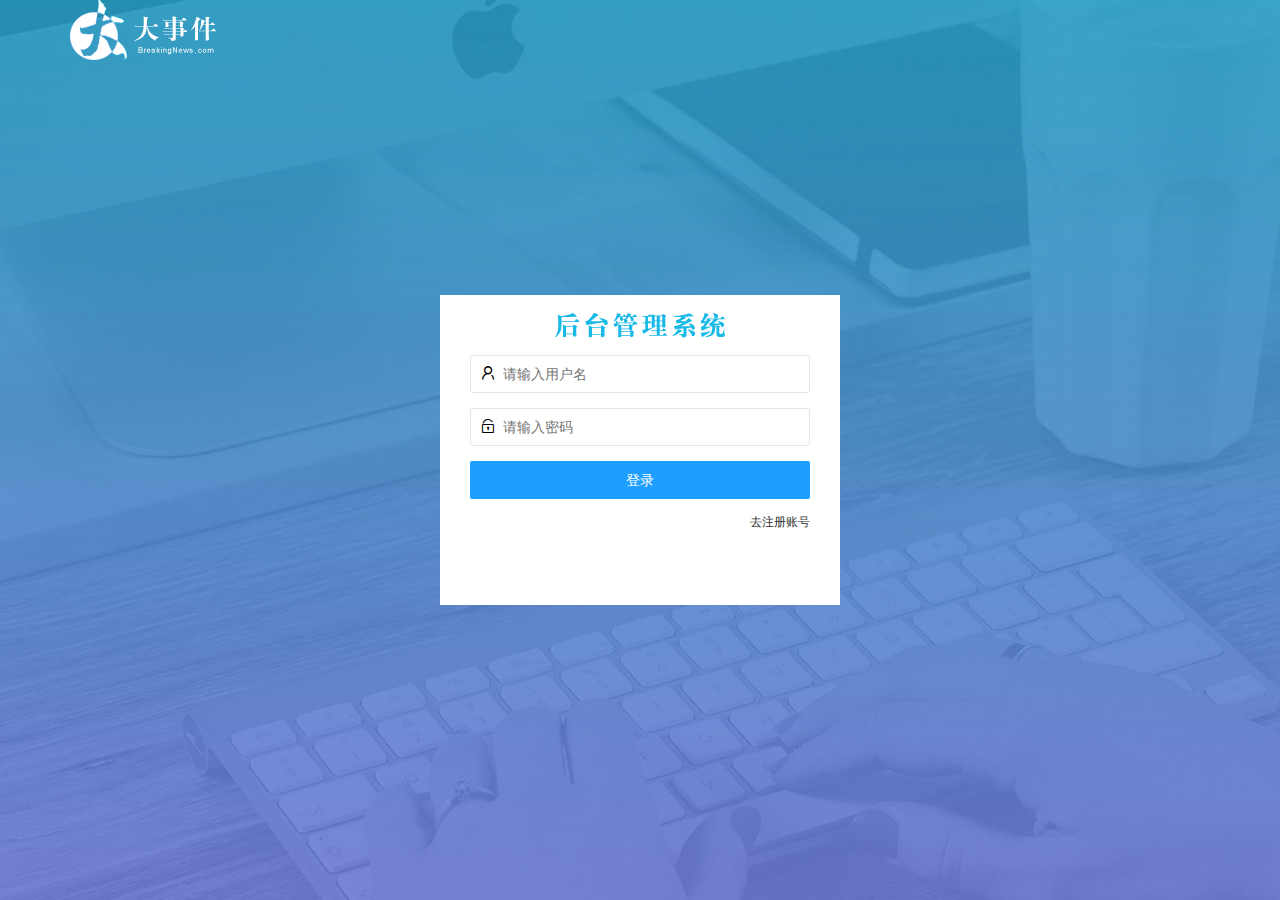
<file: login.html>
<!DOCTYPE html>
<html lang="en">

<head>
    <meta charset="UTF-8" />
    <meta http-equiv="X-UA-Compatible" content="IE=edge" />
    <meta name="viewport" content="width=device-width, initial-scale=1.0" />
    <title>大事件-登录</title>
    <!-- 导入 LayUI 样式 -->
    <link rel="stylesheet" href="/assets/lib/layui/css/layui.css" />
    <!-- 导入自定义样式 -->
    <link rel="stylesheet" href="/assets/css/login.css" />
</head>

<body>
    <!-- 头部 logo 区域 -->
    <div class="layui-main">
        <img src="/assets/images/logo.png" alt="" />
    </div>

    <!-- 登录注册区域 -->
    <div class="loginAndRegBox">
        <!-- 登录标题 -->
        <div class="title-box"></div>
        <!-- 登录 -->
        <div class="login-box">
            <form class="layui-form" id="form_login">

                <!-- 用户名 -->
                <div class="layui-form-item">
                    <i class="layui-icon layui-icon-username"></i>
                    <input type="text" name="username" required lay-verify="required" placeholder="请输入用户名"
                        autocomplete="off" class="layui-input" />
                </div>

                <!-- 密码 -->
                <div class="layui-form-item">
                    <i class="layui-icon layui-icon-password"></i>
                    <input type="password" name="password" required lay-verify="required" placeholder="请输入密码"
                        autocomplete="off" class="layui-input" />
                </div>

                <!-- 登录按钮 -->
                <div class="layui-form-item">
                    <!-- 注意：表单提交按钮和普通按钮的区别，就是 lay-submit 属性 -->
                    <button class="layui-btn layui-btn-normal layui-btn-fluid" lay-submit>
                        登录
                    </button>
                </div>
                <div class="layui-form-item link">
                    <a href="javascript:;" id="link_reg">去注册账号</a>
                </div>
            </form>
        </div>
        <!-- 注册 -->
        <div class="reg-box">
            <form class="layui-form" id="form_reg">
                <!-- 用户名 -->
                <div class="layui-form-item">
                    <i class="layui-icon layui-icon-username"></i>
                    <input type="text" name="username" required lay-verify="required" placeholder="请输入用户名"
                        autocomplete="off" class="layui-input" />
                </div>

                <!-- 密码 -->
                <div class="layui-form-item">
                    <i class="layui-icon layui-icon-password"></i>
                    <input type="password" name="password" required lay-verify="required" placeholder="请输入密码"
                        autocomplete="off" class="layui-input" />
                </div>

                <!-- 确认密码 -->
                <div class="layui-form-item">
                    <i class="layui-icon layui-icon-password"></i>
                    <input type="password" name="repassword" required lay-verify="required|pwd|repwd"
                        placeholder="再次确认密码" autocomplete="off" class="layui-input" />
                </div>

                <!-- 注册按钮 -->
                <div class="layui-form-item">
                    <!-- 注意：表单提交按钮和普通按钮的区别，就是 lay-submit 属性 -->
                    <button class="layui-btn layui-btn-normal layui-btn-fluid" lay-submit>
                        注册
                    </button>
                </div>
                <div class="layui-form-item link">
                    <a href="javascript:;" id="link_login">去登录</a>
                </div>
            </form>
        </div>
    </div>
</body>
<script src="/assets/lib/jquery.js"></script>
<script src="/assets/js/baseAPI.js"></script>
<script src="/assets/js/login.js"></script>
<script src="/assets/lib/layui/layui.all.js"></script>

</html>
</file>
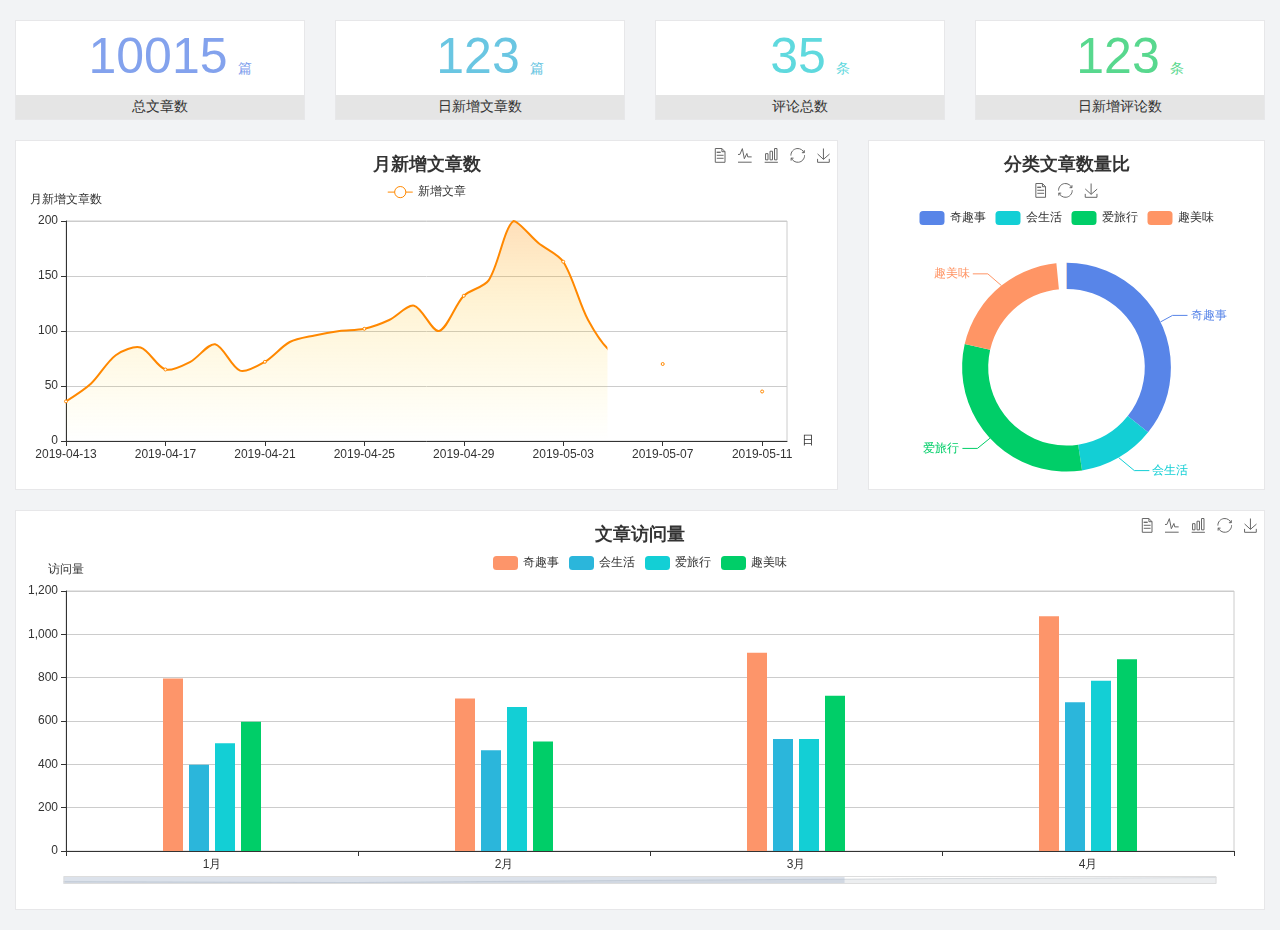
<file: home/dashboard.html>
<!DOCTYPE html>
<html lang="en">

<head>
  <meta charset="UTF-8">
  <meta name="viewport" content="width=device-width, initial-scale=1.0">
  <meta http-equiv="X-UA-Compatible" content="ie=edge">
  <title>图表统计</title>
  <link rel="stylesheet" href="../../assets/lib/bootstrap.css" />
  <link rel="stylesheet" href="../../assets/lib/main.css" />
  <script src="../../assets/lib/jquery.js"></script>
  <script type="text/javascript" src="../../assets/lib/echarts.min.js"></script>
</head>

<body>
  <div class="container-fluid">
    <div class="row spannel_list">
      <div class="col-sm-3 col-xs-6">
        <div class="spannel">
          <em>10015</em><span>篇</span>
          <b>总文章数</b>
        </div>
      </div>
      <div class="col-sm-3 col-xs-6">
        <div class="spannel scolor01">
          <em>123</em><span>篇</span>
          <b>日新增文章数</b>
        </div>
      </div>
      <div class="col-sm-3 col-xs-6">
        <div class="spannel scolor02">
          <em>35</em><span>条</span>
          <b>评论总数</b>
        </div>
      </div>
      <div class="col-sm-3 col-xs-6">
        <div class="spannel scolor03">
          <em>123</em><span>条</span>
          <b>日新增评论数</b>
        </div>
      </div>
    </div>
  </div>

  <div class="container-fluid">
    <div class="row curve-pie">
      <div class="col-lg-8 col-md-8">
        <div class="gragh_pannel" id="curve_show"></div>
      </div>
      <div class="col-lg-4 col-md-4">
        <div class="gragh_pannel" id="pie_show"></div>
      </div>
    </div>
  </div>

  <div class="container-fluid">
    <div class="column_pannel" id="column_show"></div>
  </div>

  <script>
    var oChart = echarts.init(document.getElementById('curve_show'));
    var aList_all = [
      { 'count': 36, 'date': '2019-04-13' },
      { 'count': 52, 'date': '2019-04-14' },
      { 'count': 78, 'date': '2019-04-15' },
      { 'count': 85, 'date': '2019-04-16' },
      { 'count': 65, 'date': '2019-04-17' },
      { 'count': 72, 'date': '2019-04-18' },
      { 'count': 88, 'date': '2019-04-19' },
      { 'count': 64, 'date': '2019-04-20' },
      { 'count': 72, 'date': '2019-04-21' },
      { 'count': 90, 'date': '2019-04-22' },
      { 'count': 96, 'date': '2019-04-23' },
      { 'count': 100, 'date': '2019-04-24' },
      { 'count': 102, 'date': '2019-04-25' },
      { 'count': 110, 'date': '2019-04-26' },
      { 'count': 123, 'date': '2019-04-27' },
      { 'count': 100, 'date': '2019-04-28' },
      { 'count': 132, 'date': '2019-04-29' },
      { 'count': 146, 'date': '2019-04-30' },
      { 'count': 200, 'date': '2019-05-01' },
      { 'count': 180, 'date': '2019-05-02' },
      { 'count': 163, 'date': '2019-05-03' },
      { 'count': 110, 'date': '2019-05-04' },
      { 'count': 80, 'date': '2019-05-05' },
      { 'count': 82, 'date': '2019-05-06' },
      { 'count': 70, 'date': '2019-05-07' },
      { 'count': 65, 'date': '2019-05-08' },
      { 'count': 54, 'date': '2019-05-09' },
      { 'count': 40, 'date': '2019-05-10' },
      { 'count': 45, 'date': '2019-05-11' },
      { 'count': 38, 'date': '2019-05-12' },
    ];

    let aCount = [];
    let aDate = [];

    for (var i = 0; i < aList_all.length; i++) {
      aCount.push(aList_all[i].count);
      aDate.push(aList_all[i].date);
    }

    var chartopt = {
      title: {
        text: '月新增文章数',
        left: 'center',
        top: '10'
      },
      tooltip: {
        trigger: 'axis'
      },
      legend: {
        data: ['新增文章'],
        top: '40'
      },
      toolbox: {
        show: true,
        feature: {
          mark: { show: true },
          dataView: { show: true, readOnly: false },
          magicType: { show: true, type: ['line', 'bar'] },
          restore: { show: true },
          saveAsImage: { show: true }
        }
      },
      calculable: true,
      xAxis: [
        {
          name: '日',
          type: 'category',
          boundaryGap: false,
          data: aDate
        }
      ],
      yAxis: [
        {
          name: '月新增文章数',
          type: 'value'
        }
      ],
      series: [
        {
          name: '新增文章',
          type: 'line',
          smooth: true,
          itemStyle: { normal: { areaStyle: { type: 'default' }, color: '#f80' }, lineStyle: { color: '#f80' } },
          data: aCount
        }],
      areaStyle: {
        normal: {
          color: new echarts.graphic.LinearGradient(0, 0, 0, 1, [{
            offset: 0,
            color: 'rgba(255,136,0,0.39)'
          }, {
            offset: .34,
            color: 'rgba(255,180,0,0.25)'
          }, {
            offset: 1,
            color: 'rgba(255,222,0,0.00)'
          }])

        }
      },
      grid: {
        show: true,
        x: 50,
        x2: 50,
        y: 80,
        height: 220
      }
    };

    oChart.setOption(chartopt);


    var oPie = echarts.init(document.getElementById('pie_show'));
    var oPieopt =
    {
      title: {
        top: 10,
        text: '分类文章数量比',
        x: 'center'
      },
      tooltip: {
        trigger: 'item',
        formatter: "{a} <br/>{b} : {c} ({d}%)"
      },
      color: ['#5885e8', '#13cfd5', '#00ce68', '#ff9565'],
      legend: {
        x: 'center',
        top: 65,
        data: ['奇趣事', '会生活', '爱旅行', '趣美味']
      },
      toolbox: {
        show: true,
        x: 'center',
        top: 35,
        feature: {
          mark: { show: true },
          dataView: { show: true, readOnly: false },
          magicType: {
            show: true,
            type: ['pie', 'funnel'],
            option: {
              funnel: {
                x: '25%',
                width: '50%',
                funnelAlign: 'left',
                max: 1548
              }
            }
          },
          restore: { show: true },
          saveAsImage: { show: true }
        }
      },
      calculable: true,
      series: [
        {
          name: '访问来源',
          type: 'pie',
          radius: ['45%', '60%'],
          center: ['50%', '65%'],
          data: [
            { value: 300, name: '奇趣事' },
            { value: 100, name: '会生活' },
            { value: 260, name: '爱旅行' },
            { value: 180, name: '趣美味' }
          ]
        }
      ]
    };
    oPie.setOption(oPieopt);



    var oColumn = this.echarts.init(document.getElementById('column_show'));
    var oColumnopt =
    {
      title: {
        text: '文章访问量',
        left: 'center',
        top: '10'
      },
      tooltip: {
        trigger: 'axis'
      },
      legend: {
        data: ['奇趣事', '会生活', '爱旅行', '趣美味'],
        top: '40'
      },
      toolbox: {
        show: true,
        feature: {
          mark: { show: true },
          dataView: { show: true, readOnly: false },
          magicType: { show: true, type: ['line', 'bar'] },
          restore: { show: true },
          saveAsImage: { show: true }
        }
      },
      calculable: true,
      xAxis: [
        {
          type: 'category',
          data: ['1月', '2月', '3月', '4月', '5月']
        }
      ],
      yAxis: [
        {
          name: '访问量',
          type: 'value'
        }
      ],
      series: [
        {
          name: '奇趣事',
          type: 'bar',
          barWidth: 20,
          itemStyle: {
            normal: { areaStyle: { type: 'default' }, color: '#fd956a' }
          },
          data: [800, 708, 920, 1090, 1200]
        },
        {
          name: '会生活',
          type: 'bar',
          barWidth: 20,
          itemStyle: {
            normal: { areaStyle: { type: 'default' }, color: '#2bb6db' }
          },
          data: [400, 468, 520, 690, 800]
        },
        {
          name: '爱旅行',
          type: 'bar',
          barWidth: 20,
          itemStyle: {
            normal: { areaStyle: { type: 'default' }, color: '#13cfd5' }
          },
          data: [500, 668, 520, 790, 900]
        },
        {
          name: '趣美味',
          type: 'bar',
          barWidth: 20,
          itemStyle: {
            normal: { areaStyle: { type: 'default' }, color: '#00ce68' }
          },
          data: [600, 508, 720, 890, 1000]
        }
      ],
      grid: {
        show: true,
        x: 50,
        x2: 30,
        y: 80,
        height: 260
      },
      dataZoom: [//给x轴设置滚动条
        {
          start: 0,//默认为0
          end: 100 - 1000 / 31,//默认为100
          type: 'slider',
          show: true,
          xAxisIndex: [0],
          handleSize: 0,//滑动条的 左右2个滑动条的大小
          height: 8,//组件高度
          left: 45, //左边的距离
          right: 50,//右边的距离
          bottom: 26,//右边的距离
          handleColor: '#ddd',//h滑动图标的颜色
          handleStyle: {
            borderColor: "#cacaca",
            borderWidth: "1",
            shadowBlur: 2,
            background: "#ddd",
            shadowColor: "#ddd",
          }
        }]
    };
    oColumn.setOption(oColumnopt);
  </script>
</body>

</html>
</file>
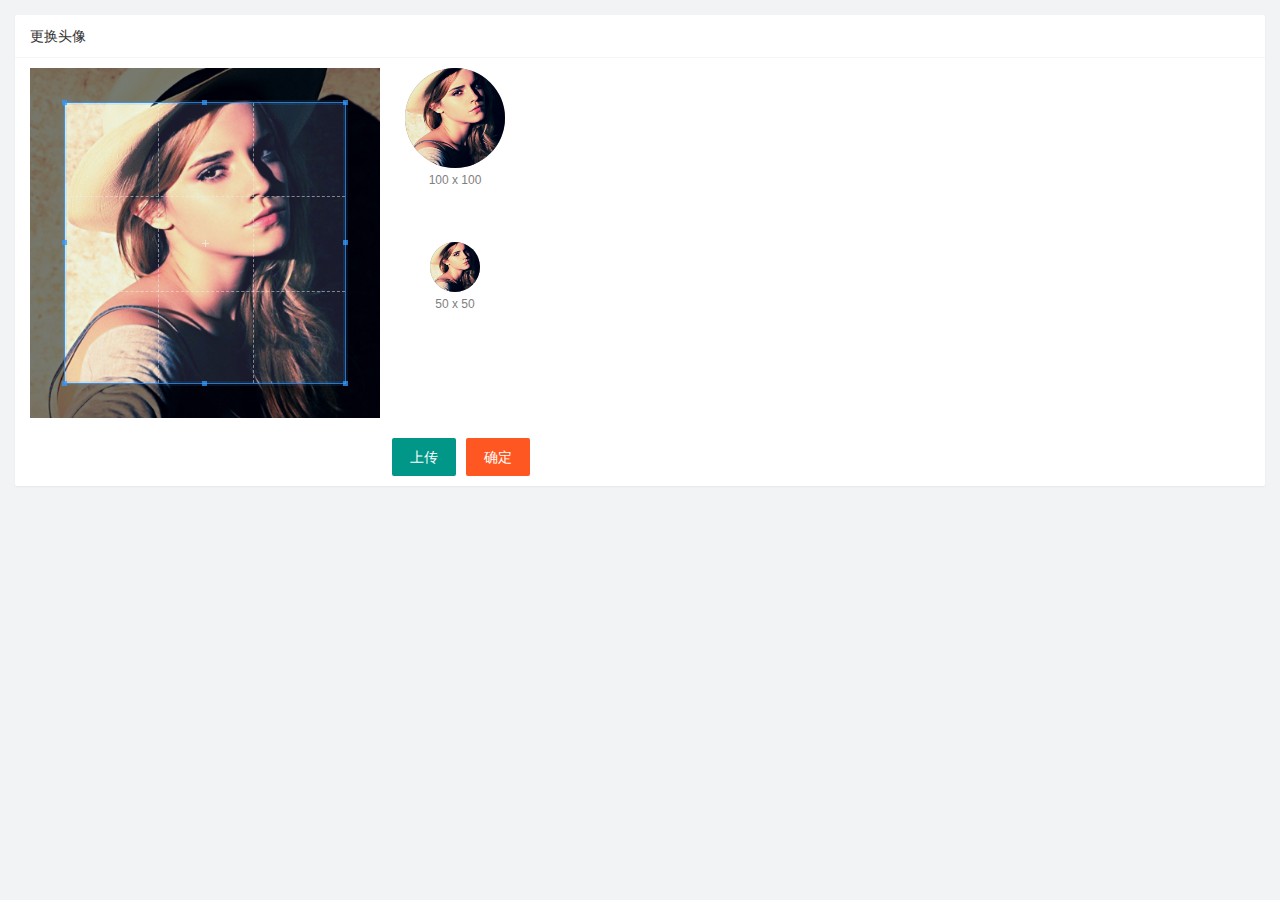
<file: user/user_avatar.html>
<!DOCTYPE html>
<html lang="en">

<head>
    <meta charset="UTF-8" />
    <meta http-equiv="X-UA-Compatible" content="IE=edge" />
    <meta name="viewport" content="width=device-width, initial-scale=1.0" />
    <title>Document</title>
    <link rel="stylesheet" href="/assets/lib/layui/css/layui.css" />
    <link rel="stylesheet" href="/assets/css/user/user_avatar.css" />
    <link rel="stylesheet" href="/assets/lib/cropper/cropper.css" />

</head>

<body>
    <div class="layui-card">
        <div class="layui-card-header">更换头像</div>
        <!-- 第一行的图片裁剪和预览区域 -->
        <div class="layui-card-body">
            <!-- 第一行的图片裁剪和预览区域 -->
            <div class="row1">
                <!-- 图片裁剪区域 -->
                <div class="cropper-box">
                    <!-- 这个 img 标签很重要，将来会把它初始化为裁剪区域 -->
                    <img id="image" src="/assets/images/sample.jpg" />
                </div>
                <!-- 图片的预览区域 -->
                <div class="preview-box">
                    <div>
                        <!-- 宽高为 100px 的预览区域 -->
                        <div class="img-preview w100"></div>
                        <p class="size">100 x 100</p>
                    </div>
                    <div>
                        <!-- 宽高为 50px 的预览区域 -->
                        <div class="img-preview w50"></div>
                        <p class="size">50 x 50</p>
                    </div>
                </div>
            </div>
            <!-- 第二行的按钮区域 -->
            <div class="row2">
                <input type="file" id="file" accept="image/png,image/jpeg" id="file" />
                <button type="button" class="layui-btn" id="btnChooseImage">上传</button>
                <button type="button" class="layui-btn layui-btn-danger" id="btnUpload">确定</button>
            </div>
        </div>

</body>
<script src="/assets/lib/jquery.js"></script>
<script src="/assets/lib/cropper/Cropper.js"></script>
<script src="/assets/lib/cropper/jquery-cropper.js"></script>
<script src="/assets/js/user/useravatar.js"></script>
<script src="/assets/lib/layui/layui.all.js"></script>
<script src="/assets/js/baseAPI.js"></script>

</html>
</file>
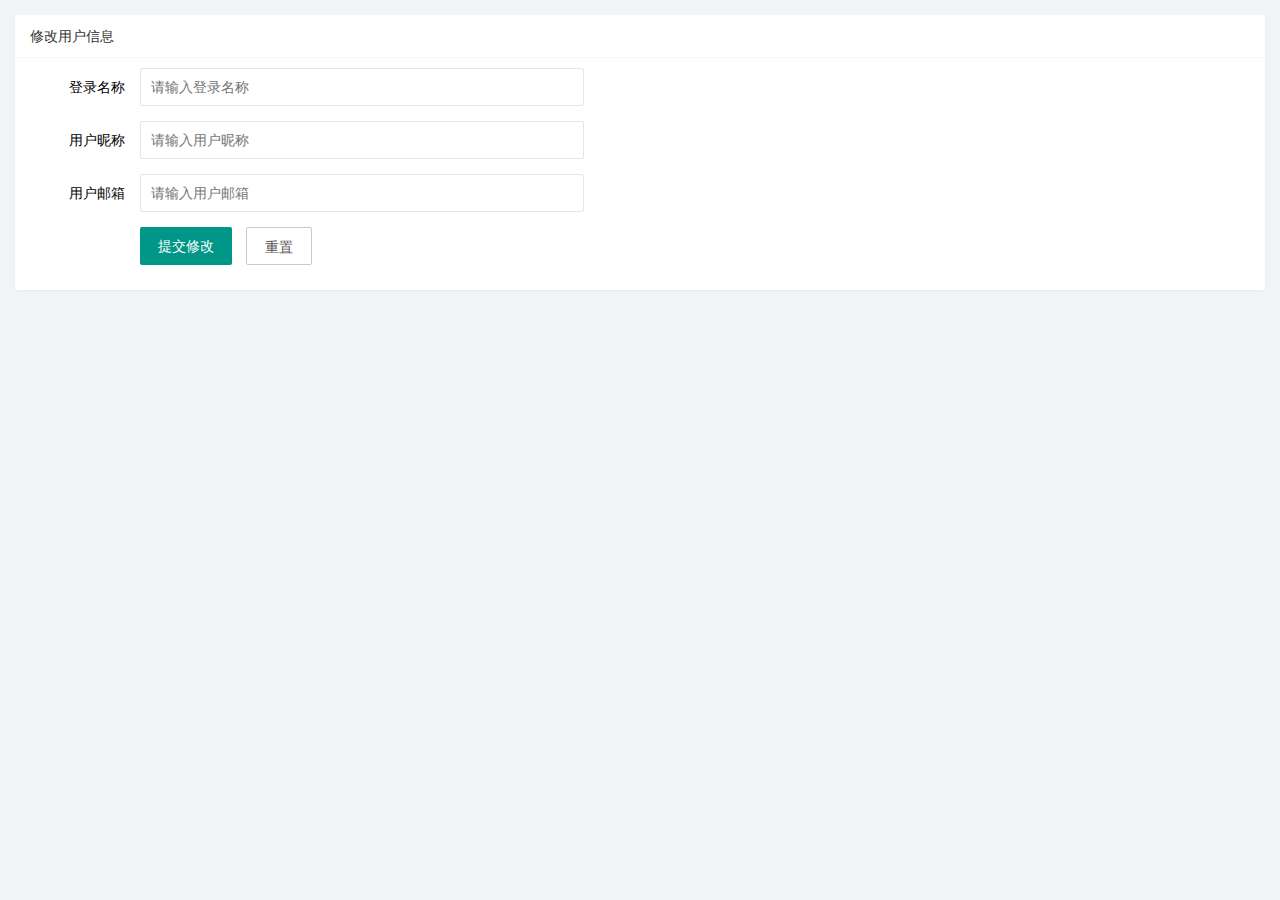
<file: user/user_info.html>
<!DOCTYPE html>
<html lang="en">

<head>
    <meta charset="UTF-8" />
    <meta http-equiv="X-UA-Compatible" content="IE=edge" />
    <meta name="viewport" content="width=device-width, initial-scale=1.0" />
    <title>Document</title>
    <link rel="stylesheet" href="/assets/lib/layui/css/layui.css">
    <link rel="stylesheet" href="/assets/css/user/user_info.css" />
</head>

<body>
    <div class="layui-card">
        <div class="layui-card-header">修改用户信息</div>
        <div class="layui-card-body">
            <!-- form 表单 -->
            <form class="layui-form" action="" lay-filter="formUserInfo">
                <!-- 设置隐藏域 -->
                <input type="hidden" name="id">
                <div class="layui-form-item">
                    <label class="layui-form-label">登录名称</label>
                    <div class="layui-input-block">
                        <input type="text" name="username" required readonly lay-verify="required" placeholder="请输入登录名称"
                            autocomplete="off" class="layui-input" />
                    </div>
                </div>
                <div class="layui-form-item">
                    <label class="layui-form-label">用户昵称</label>
                    <div class="layui-input-block">
                        <input type="text" name="nickname" required lay-verify="required|nickname" placeholder="请输入用户昵称"
                            autocomplete="off" class="layui-input" />
                    </div>
                </div>
                <div class="layui-form-item">
                    <label class="layui-form-label">用户邮箱</label>
                    <div class="layui-input-block">
                        <input type="text" name="email" required lay-verify="required|email" placeholder="请输入用户邮箱"
                            autocomplete="off" class="layui-input" />
                    </div>
                </div>
                <div class="layui-form-item">
                    <div class="layui-input-block">
                        <button class="layui-btn" lay-submit lay-filter="formDemo">提交修改</button>
                        <button type="reset" class="layui-btn layui-btn-primary" id="btnReset">重置</button>
                    </div>
                </div>
            </form>
        </div>
    </div>
</body>
<script src="/assets/lib/layui/layui.all.js"></script>
<script src="/assets/lib/jquery.js"></script>
<script src="/assets/js/baseAPI.js"></script>
<script src="/assets/js/user/userinfo.js"></script>

</html>
</file>
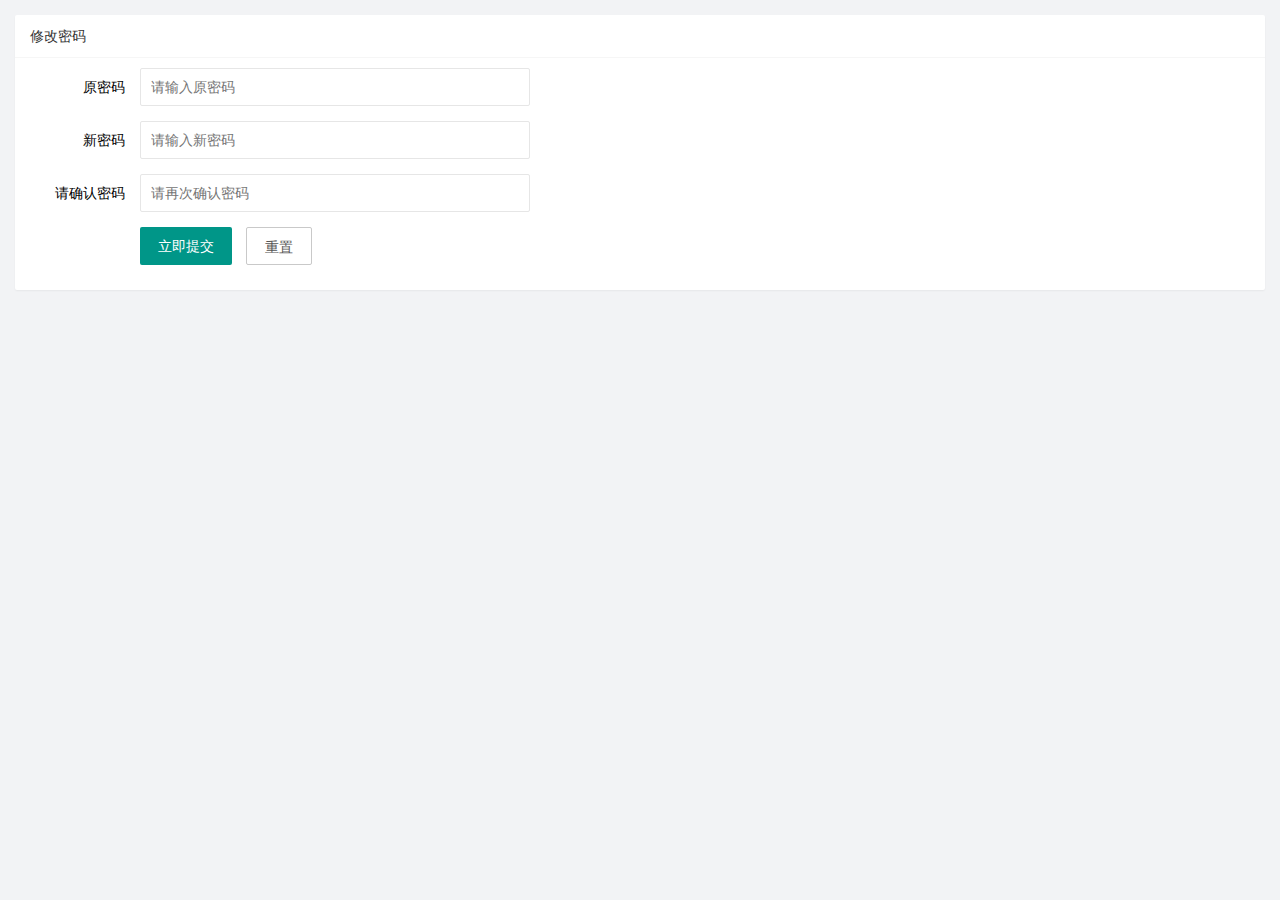
<file: user/user_pwd.html>
<!DOCTYPE html>
<html lang="en">

<head>
    <meta charset="UTF-8" />
    <meta http-equiv="X-UA-Compatible" content="IE=edge" />
    <meta name="viewport" content="width=device-width, initial-scale=1.0" />
    <title>Document</title>
    <link rel="stylesheet" href="/assets/lib/layui/css/layui.css" />
    <link rel="stylesheet" href="/assets/css/user/user_pwd.css" />
</head>

<body>
    <div class="layui-card">
        <div class="layui-card-header">修改密码</div>
        <div class="layui-card-body">
            <form class="layui-form" >
                <div class="layui-form-item">
                    <label class="layui-form-label">原密码</label>
                    <div class="layui-input-block">
                        <input type="password" name="oldPwd" required lay-verify="required|pwd" placeholder="请输入原密码"
                            autocomplete="off" class="layui-input" />
                    </div>
                </div>
                <div class="layui-form-item">
                    <label class="layui-form-label">新密码</label>
                    <div class="layui-input-block">
                        <input type="password" name="newPwd" required lay-verify="required|pwd|samePwd"
                            placeholder="请输入新密码" autocomplete="off" class="layui-input" />
                    </div>
                </div>
                <div class="layui-form-item">
                    <label class="layui-form-label">请确认密码</label>
                    <div class="layui-input-block">
                        <input type="password" name="rePwd" required lay-verify="required|pwd|rePwd"
                            placeholder="请再次确认密码" autocomplete="off" class="layui-input" />
                    </div>
                </div>
                <div class="layui-form-item">
                    <div class="layui-input-block">
                        <button class="layui-btn" lay-submit lay-filter="formDemo">
                            立即提交
                        </button>
                        <button type="reset" class="layui-btn layui-btn-primary">
                            重置
                        </button>
                    </div>
                </div>
            </form>
        </div>
    </div>
</body>
<!-- 导入 layui 的 js -->
<script src="/assets/lib/layui/layui.all.js"></script>  
<!-- 导入 jQuery -->
<script src="/assets/lib/jquery.js"></script>
<!-- 导入 baseAPI -->
<script src="/assets/js/baseAPI.js"></script>
<!-- 导入自己的 js -->
<script src="/assets/js/user/userpwd.js"></script>

</html>
</file>
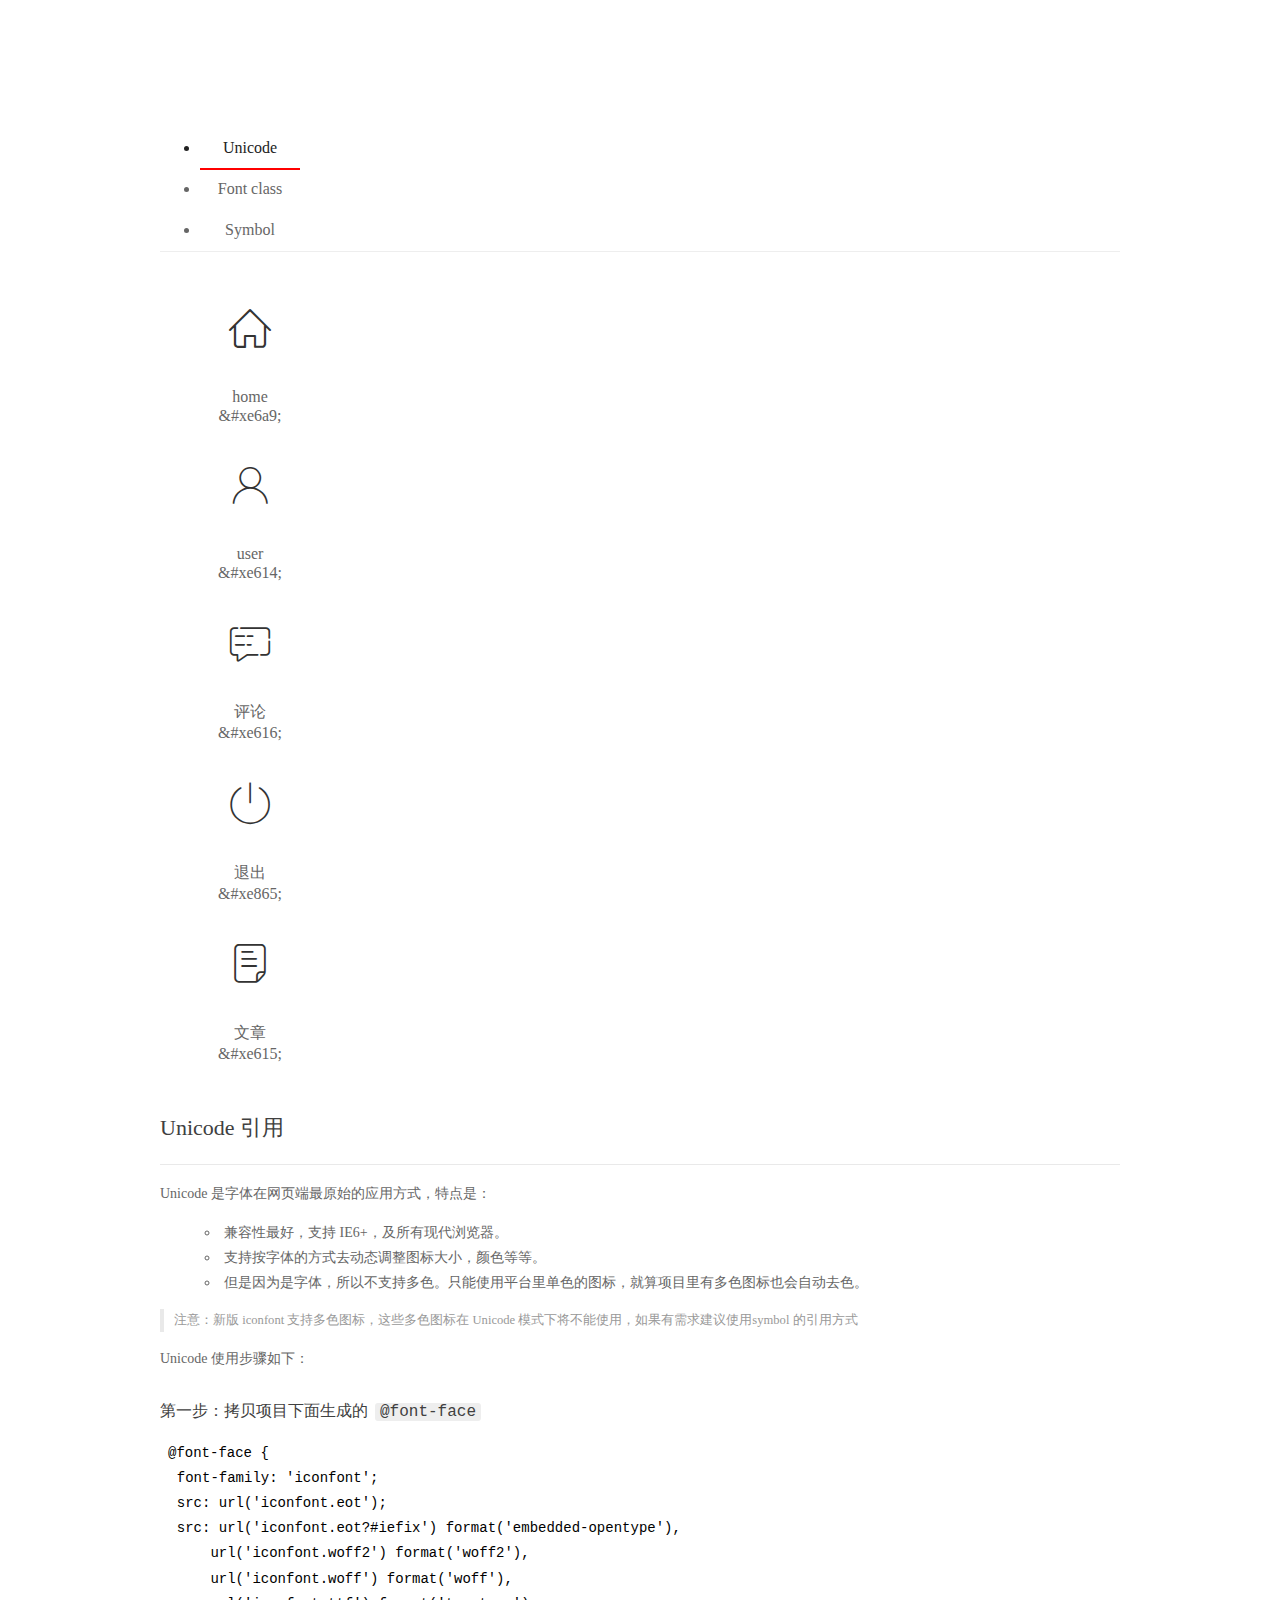
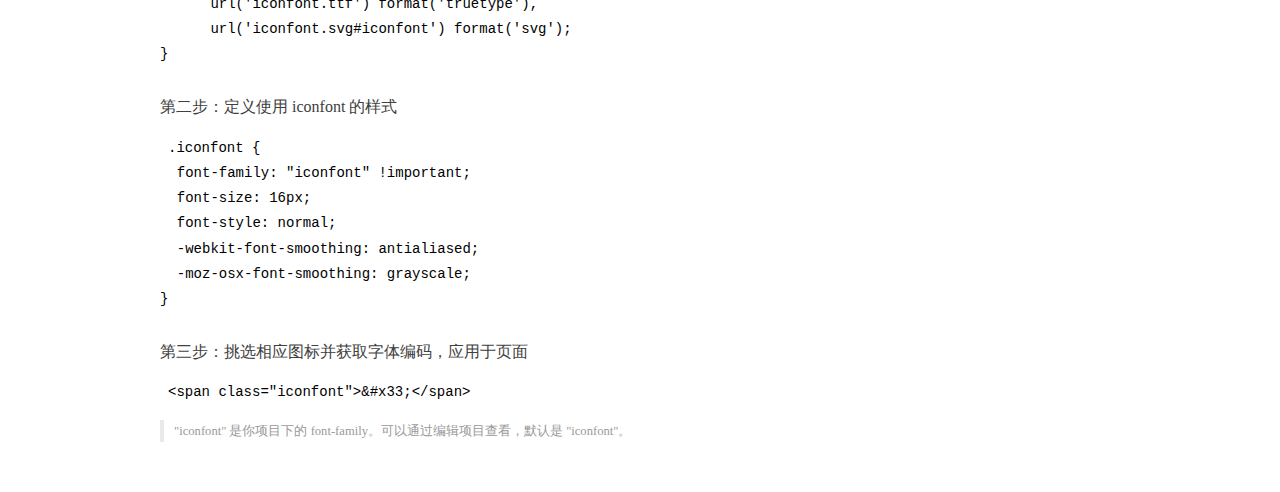
<file: assets/fonts/demo_index.html>
<!DOCTYPE html>
<html>
<head>
  <meta charset="utf-8"/>
  <title>IconFont Demo</title>
  <link rel="shortcut icon" href="https://gtms04.alicdn.com/tps/i4/TB1_oz6GVXXXXaFXpXXJDFnIXXX-64-64.ico" type="image/x-icon"/>
  <link rel="stylesheet" href="https://g.alicdn.com/thx/cube/1.3.2/cube.min.css">
  <link rel="stylesheet" href="demo.css">
  <link rel="stylesheet" href="iconfont.css">
  <script src="iconfont.js"></script>
  <!-- jQuery -->
  <script src="https://a1.alicdn.com/oss/uploads/2018/12/26/7bfddb60-08e8-11e9-9b04-53e73bb6408b.js"></script>
  <!-- 代码高亮 -->
  <script src="https://a1.alicdn.com/oss/uploads/2018/12/26/a3f714d0-08e6-11e9-8a15-ebf944d7534c.js"></script>
</head>
<body>
  <div class="main">
    <h1 class="logo"><a href="https://www.iconfont.cn/" title="iconfont 首页" target="_blank">&#xe86b;</a></h1>
    <div class="nav-tabs">
      <ul id="tabs" class="dib-box">
        <li class="dib active"><span>Unicode</span></li>
        <li class="dib"><span>Font class</span></li>
        <li class="dib"><span>Symbol</span></li>
      </ul>
      
    </div>
    <div class="tab-container">
      <div class="content unicode" style="display: block;">
          <ul class="icon_lists dib-box">
          
            <li class="dib">
              <span class="icon iconfont">&#xe6a9;</span>
                <div class="name">home</div>
                <div class="code-name">&amp;#xe6a9;</div>
              </li>
          
            <li class="dib">
              <span class="icon iconfont">&#xe614;</span>
                <div class="name">user</div>
                <div class="code-name">&amp;#xe614;</div>
              </li>
          
            <li class="dib">
              <span class="icon iconfont">&#xe616;</span>
                <div class="name">评论</div>
                <div class="code-name">&amp;#xe616;</div>
              </li>
          
            <li class="dib">
              <span class="icon iconfont">&#xe865;</span>
                <div class="name">退出</div>
                <div class="code-name">&amp;#xe865;</div>
              </li>
          
            <li class="dib">
              <span class="icon iconfont">&#xe615;</span>
                <div class="name">文章</div>
                <div class="code-name">&amp;#xe615;</div>
              </li>
          
          </ul>
          <div class="article markdown">
          <h2 id="unicode-">Unicode 引用</h2>
          <hr>

          <p>Unicode 是字体在网页端最原始的应用方式，特点是：</p>
          <ul>
            <li>兼容性最好，支持 IE6+，及所有现代浏览器。</li>
            <li>支持按字体的方式去动态调整图标大小，颜色等等。</li>
            <li>但是因为是字体，所以不支持多色。只能使用平台里单色的图标，就算项目里有多色图标也会自动去色。</li>
          </ul>
          <blockquote>
            <p>注意：新版 iconfont 支持多色图标，这些多色图标在 Unicode 模式下将不能使用，如果有需求建议使用symbol 的引用方式</p>
          </blockquote>
          <p>Unicode 使用步骤如下：</p>
          <h3 id="-font-face">第一步：拷贝项目下面生成的 <code>@font-face</code></h3>
<pre><code class="language-css"
>@font-face {
  font-family: 'iconfont';
  src: url('iconfont.eot');
  src: url('iconfont.eot?#iefix') format('embedded-opentype'),
      url('iconfont.woff2') format('woff2'),
      url('iconfont.woff') format('woff'),
      url('iconfont.ttf') format('truetype'),
      url('iconfont.svg#iconfont') format('svg');
}
</code></pre>
          <h3 id="-iconfont-">第二步：定义使用 iconfont 的样式</h3>
<pre><code class="language-css"
>.iconfont {
  font-family: "iconfont" !important;
  font-size: 16px;
  font-style: normal;
  -webkit-font-smoothing: antialiased;
  -moz-osx-font-smoothing: grayscale;
}
</code></pre>
          <h3 id="-">第三步：挑选相应图标并获取字体编码，应用于页面</h3>
<pre>
<code class="language-html"
>&lt;span class="iconfont"&gt;&amp;#x33;&lt;/span&gt;
</code></pre>
          <blockquote>
            <p>"iconfont" 是你项目下的 font-family。可以通过编辑项目查看，默认是 "iconfont"。</p>
          </blockquote>
          </div>
      </div>
      <div class="content font-class">
        <ul class="icon_lists dib-box">
          
          <li class="dib">
            <span class="icon iconfont icon-home"></span>
            <div class="name">
              home
            </div>
            <div class="code-name">.icon-home
            </div>
          </li>
          
          <li class="dib">
            <span class="icon iconfont icon-user"></span>
            <div class="name">
              user
            </div>
            <div class="code-name">.icon-user
            </div>
          </li>
          
          <li class="dib">
            <span class="icon iconfont icon-pinglun"></span>
            <div class="name">
              评论
            </div>
            <div class="code-name">.icon-pinglun
            </div>
          </li>
          
          <li class="dib">
            <span class="icon iconfont icon-tuichu"></span>
            <div class="name">
              退出
            </div>
            <div class="code-name">.icon-tuichu
            </div>
          </li>
          
          <li class="dib">
            <span class="icon iconfont icon-16"></span>
            <div class="name">
              文章
            </div>
            <div class="code-name">.icon-16
            </div>
          </li>
          
        </ul>
        <div class="article markdown">
        <h2 id="font-class-">font-class 引用</h2>
        <hr>

        <p>font-class 是 Unicode 使用方式的一种变种，主要是解决 Unicode 书写不直观，语意不明确的问题。</p>
        <p>与 Unicode 使用方式相比，具有如下特点：</p>
        <ul>
          <li>兼容性良好，支持 IE8+，及所有现代浏览器。</li>
          <li>相比于 Unicode 语意明确，书写更直观。可以很容易分辨这个 icon 是什么。</li>
          <li>因为使用 class 来定义图标，所以当要替换图标时，只需要修改 class 里面的 Unicode 引用。</li>
          <li>不过因为本质上还是使用的字体，所以多色图标还是不支持的。</li>
        </ul>
        <p>使用步骤如下：</p>
        <h3 id="-fontclass-">第一步：引入项目下面生成的 fontclass 代码：</h3>
<pre><code class="language-html">&lt;link rel="stylesheet" href="./iconfont.css"&gt;
</code></pre>
        <h3 id="-">第二步：挑选相应图标并获取类名，应用于页面：</h3>
<pre><code class="language-html">&lt;span class="iconfont icon-xxx"&gt;&lt;/span&gt;
</code></pre>
        <blockquote>
          <p>"
            iconfont" 是你项目下的 font-family。可以通过编辑项目查看，默认是 "iconfont"。</p>
        </blockquote>
      </div>
      </div>
      <div class="content symbol">
          <ul class="icon_lists dib-box">
          
            <li class="dib">
                <svg class="icon svg-icon" aria-hidden="true">
                  <use xlink:href="#icon-home"></use>
                </svg>
                <div class="name">home</div>
                <div class="code-name">#icon-home</div>
            </li>
          
            <li class="dib">
                <svg class="icon svg-icon" aria-hidden="true">
                  <use xlink:href="#icon-user"></use>
                </svg>
                <div class="name">user</div>
                <div class="code-name">#icon-user</div>
            </li>
          
            <li class="dib">
                <svg class="icon svg-icon" aria-hidden="true">
                  <use xlink:href="#icon-pinglun"></use>
                </svg>
                <div class="name">评论</div>
                <div class="code-name">#icon-pinglun</div>
            </li>
          
            <li class="dib">
                <svg class="icon svg-icon" aria-hidden="true">
                  <use xlink:href="#icon-tuichu"></use>
                </svg>
                <div class="name">退出</div>
                <div class="code-name">#icon-tuichu</div>
            </li>
          
            <li class="dib">
                <svg class="icon svg-icon" aria-hidden="true">
                  <use xlink:href="#icon-16"></use>
                </svg>
                <div class="name">文章</div>
                <div class="code-name">#icon-16</div>
            </li>
          
          </ul>
          <div class="article markdown">
          <h2 id="symbol-">Symbol 引用</h2>
          <hr>

          <p>这是一种全新的使用方式，应该说这才是未来的主流，也是平台目前推荐的用法。相关介绍可以参考这篇<a href="">文章</a>
            这种用法其实是做了一个 SVG 的集合，与另外两种相比具有如下特点：</p>
          <ul>
            <li>支持多色图标了，不再受单色限制。</li>
            <li>通过一些技巧，支持像字体那样，通过 <code>font-size</code>, <code>color</code> 来调整样式。</li>
            <li>兼容性较差，支持 IE9+，及现代浏览器。</li>
            <li>浏览器渲染 SVG 的性能一般，还不如 png。</li>
          </ul>
          <p>使用步骤如下：</p>
          <h3 id="-symbol-">第一步：引入项目下面生成的 symbol 代码：</h3>
<pre><code class="language-html">&lt;script src="./iconfont.js"&gt;&lt;/script&gt;
</code></pre>
          <h3 id="-css-">第二步：加入通用 CSS 代码（引入一次就行）：</h3>
<pre><code class="language-html">&lt;style&gt;
.icon {
  width: 1em;
  height: 1em;
  vertical-align: -0.15em;
  fill: currentColor;
  overflow: hidden;
}
&lt;/style&gt;
</code></pre>
          <h3 id="-">第三步：挑选相应图标并获取类名，应用于页面：</h3>
<pre><code class="language-html">&lt;svg class="icon" aria-hidden="true"&gt;
  &lt;use xlink:href="#icon-xxx"&gt;&lt;/use&gt;
&lt;/svg&gt;
</code></pre>
          </div>
      </div>

    </div>
  </div>
  <script>
  $(document).ready(function () {
      $('.tab-container .content:first').show()

      $('#tabs li').click(function (e) {
        var tabContent = $('.tab-container .content')
        var index = $(this).index()

        if ($(this).hasClass('active')) {
          return
        } else {
          $('#tabs li').removeClass('active')
          $(this).addClass('active')

          tabContent.hide().eq(index).fadeIn()
        }
      })
    })
  </script>
</body>
</html>
</file>
<file: assets/lib/layui/css/layui.css>
/** layui-v2.5.5 MIT License By https://www.layui.com */
 .layui-inline,img{display:inline-block;vertical-align:middle}h1,h2,h3,h4,h5,h6{font-weight:400}.layui-edge,.layui-header,.layui-inline,.layui-main{position:relative}.layui-body,.layui-edge,.layui-elip{overflow:hidden}.layui-btn,.layui-edge,.layui-inline,img{vertical-align:middle}.layui-btn,.layui-disabled,.layui-icon,.layui-unselect{-moz-user-select:none;-webkit-user-select:none;-ms-user-select:none}.layui-elip,.layui-form-checkbox span,.layui-form-pane .layui-form-label{text-overflow:ellipsis;white-space:nowrap}.layui-breadcrumb,.layui-tree-btnGroup{visibility:hidden}blockquote,body,button,dd,div,dl,dt,form,h1,h2,h3,h4,h5,h6,input,li,ol,p,pre,td,textarea,th,ul{margin:0;padding:0;-webkit-tap-highlight-color:rgba(0,0,0,0)}a:active,a:hover{outline:0}img{border:none}li{list-style:none}table{border-collapse:collapse;border-spacing:0}h4,h5,h6{font-size:100%}button,input,optgroup,option,select,textarea{font-family:inherit;font-size:inherit;font-style:inherit;font-weight:inherit;outline:0}pre{white-space:pre-wrap;white-space:-moz-pre-wrap;white-space:-pre-wrap;white-space:-o-pre-wrap;word-wrap:break-word}body{line-height:24px;font:14px Helvetica Neue,Helvetica,PingFang SC,Tahoma,Arial,sans-serif}hr{height:1px;margin:10px 0;border:0;clear:both}a{color:#333;text-decoration:none}a:hover{color:#777}a cite{font-style:normal;*cursor:pointer}.layui-border-box,.layui-border-box *{box-sizing:border-box}.layui-box,.layui-box *{box-sizing:content-box}.layui-clear{clear:both;*zoom:1}.layui-clear:after{content:'\20';clear:both;*zoom:1;display:block;height:0}.layui-inline{*display:inline;*zoom:1}.layui-edge{display:inline-block;width:0;height:0;border-width:6px;border-style:dashed;border-color:transparent}.layui-edge-top{top:-4px;border-bottom-color:#999;border-bottom-style:solid}.layui-edge-right{border-left-color:#999;border-left-style:solid}.layui-edge-bottom{top:2px;border-top-color:#999;border-top-style:solid}.layui-edge-left{border-right-color:#999;border-right-style:solid}.layui-disabled,.layui-disabled:hover{color:#d2d2d2!important;cursor:not-allowed!important}.layui-circle{border-radius:100%}.layui-show{display:block!important}.layui-hide{display:none!important}@font-face{font-family:layui-icon;src:url(../font/iconfont.eot?v=250);src:url(../font/iconfont.eot?v=250#iefix) format('embedded-opentype'),url(../font/iconfont.woff2?v=250) format('woff2'),url(../font/iconfont.woff?v=250) format('woff'),url(../font/iconfont.ttf?v=250) format('truetype'),url(../font/iconfont.svg?v=250#layui-icon) format('svg')}.layui-icon{font-family:layui-icon!important;font-size:16px;font-style:normal;-webkit-font-smoothing:antialiased;-moz-osx-font-smoothing:grayscale}.layui-icon-reply-fill:before{content:"\e611"}.layui-icon-set-fill:before{content:"\e614"}.layui-icon-menu-fill:before{content:"\e60f"}.layui-icon-search:before{content:"\e615"}.layui-icon-share:before{content:"\e641"}.layui-icon-set-sm:before{content:"\e620"}.layui-icon-engine:before{content:"\e628"}.layui-icon-close:before{content:"\1006"}.layui-icon-close-fill:before{content:"\1007"}.layui-icon-chart-screen:before{content:"\e629"}.layui-icon-star:before{content:"\e600"}.layui-icon-circle-dot:before{content:"\e617"}.layui-icon-chat:before{content:"\e606"}.layui-icon-release:before{content:"\e609"}.layui-icon-list:before{content:"\e60a"}.layui-icon-chart:before{content:"\e62c"}.layui-icon-ok-circle:before{content:"\1005"}.layui-icon-layim-theme:before{content:"\e61b"}.layui-icon-table:before{content:"\e62d"}.layui-icon-right:before{content:"\e602"}.layui-icon-left:before{content:"\e603"}.layui-icon-cart-simple:before{content:"\e698"}.layui-icon-face-cry:before{content:"\e69c"}.layui-icon-face-smile:before{content:"\e6af"}.layui-icon-survey:before{content:"\e6b2"}.layui-icon-tree:before{content:"\e62e"}.layui-icon-upload-circle:before{content:"\e62f"}.layui-icon-add-circle:before{content:"\e61f"}.layui-icon-download-circle:before{content:"\e601"}.layui-icon-templeate-1:before{content:"\e630"}.layui-icon-util:before{content:"\e631"}.layui-icon-face-surprised:before{content:"\e664"}.layui-icon-edit:before{content:"\e642"}.layui-icon-speaker:before{content:"\e645"}.layui-icon-down:before{content:"\e61a"}.layui-icon-file:before{content:"\e621"}.layui-icon-layouts:before{content:"\e632"}.layui-icon-rate-half:before{content:"\e6c9"}.layui-icon-add-circle-fine:before{content:"\e608"}.layui-icon-prev-circle:before{content:"\e633"}.layui-icon-read:before{content:"\e705"}.layui-icon-404:before{content:"\e61c"}.layui-icon-carousel:before{content:"\e634"}.layui-icon-help:before{content:"\e607"}.layui-icon-code-circle:before{content:"\e635"}.layui-icon-water:before{content:"\e636"}.layui-icon-username:before{content:"\e66f"}.layui-icon-find-fill:before{content:"\e670"}.layui-icon-about:before{content:"\e60b"}.layui-icon-location:before{content:"\e715"}.layui-icon-up:before{content:"\e619"}.layui-icon-pause:before{content:"\e651"}.layui-icon-date:before{content:"\e637"}.layui-icon-layim-uploadfile:before{content:"\e61d"}.layui-icon-delete:before{content:"\e640"}.layui-icon-play:before{content:"\e652"}.layui-icon-top:before{content:"\e604"}.layui-icon-friends:before{content:"\e612"}.layui-icon-refresh-3:before{content:"\e9aa"}.layui-icon-ok:before{content:"\e605"}.layui-icon-layer:before{content:"\e638"}.layui-icon-face-smile-fine:before{content:"\e60c"}.layui-icon-dollar:before{content:"\e659"}.layui-icon-group:before{content:"\e613"}.layui-icon-layim-download:before{content:"\e61e"}.layui-icon-picture-fine:before{content:"\e60d"}.layui-icon-link:before{content:"\e64c"}.layui-icon-diamond:before{content:"\e735"}.layui-icon-log:before{content:"\e60e"}.layui-icon-rate-solid:before{content:"\e67a"}.layui-icon-fonts-del:before{content:"\e64f"}.layui-icon-unlink:before{content:"\e64d"}.layui-icon-fonts-clear:before{content:"\e639"}.layui-icon-triangle-r:before{content:"\e623"}.layui-icon-circle:before{content:"\e63f"}.layui-icon-radio:before{content:"\e643"}.layui-icon-align-center:before{content:"\e647"}.layui-icon-align-right:before{content:"\e648"}.layui-icon-align-left:before{content:"\e649"}.layui-icon-loading-1:before{content:"\e63e"}.layui-icon-return:before{content:"\e65c"}.layui-icon-fonts-strong:before{content:"\e62b"}.layui-icon-upload:before{content:"\e67c"}.layui-icon-dialogue:before{content:"\e63a"}.layui-icon-video:before{content:"\e6ed"}.layui-icon-headset:before{content:"\e6fc"}.layui-icon-cellphone-fine:before{content:"\e63b"}.layui-icon-add-1:before{content:"\e654"}.layui-icon-face-smile-b:before{content:"\e650"}.layui-icon-fonts-html:before{content:"\e64b"}.layui-icon-form:before{content:"\e63c"}.layui-icon-cart:before{content:"\e657"}.layui-icon-camera-fill:before{content:"\e65d"}.layui-icon-tabs:before{content:"\e62a"}.layui-icon-fonts-code:before{content:"\e64e"}.layui-icon-fire:before{content:"\e756"}.layui-icon-set:before{content:"\e716"}.layui-icon-fonts-u:before{content:"\e646"}.layui-icon-triangle-d:before{content:"\e625"}.layui-icon-tips:before{content:"\e702"}.layui-icon-picture:before{content:"\e64a"}.layui-icon-more-vertical:before{content:"\e671"}.layui-icon-flag:before{content:"\e66c"}.layui-icon-loading:before{content:"\e63d"}.layui-icon-fonts-i:before{content:"\e644"}.layui-icon-refresh-1:before{content:"\e666"}.layui-icon-rmb:before{content:"\e65e"}.layui-icon-home:before{content:"\e68e"}.layui-icon-user:before{content:"\e770"}.layui-icon-notice:before{content:"\e667"}.layui-icon-login-weibo:before{content:"\e675"}.layui-icon-voice:before{content:"\e688"}.layui-icon-upload-drag:before{content:"\e681"}.layui-icon-login-qq:before{content:"\e676"}.layui-icon-snowflake:before{content:"\e6b1"}.layui-icon-file-b:before{content:"\e655"}.layui-icon-template:before{content:"\e663"}.layui-icon-auz:before{content:"\e672"}.layui-icon-console:before{content:"\e665"}.layui-icon-app:before{content:"\e653"}.layui-icon-prev:before{content:"\e65a"}.layui-icon-website:before{content:"\e7ae"}.layui-icon-next:before{content:"\e65b"}.layui-icon-component:before{content:"\e857"}.layui-icon-more:before{content:"\e65f"}.layui-icon-login-wechat:before{content:"\e677"}.layui-icon-shrink-right:before{content:"\e668"}.layui-icon-spread-left:before{content:"\e66b"}.layui-icon-camera:before{content:"\e660"}.layui-icon-note:before{content:"\e66e"}.layui-icon-refresh:before{content:"\e669"}.layui-icon-female:before{content:"\e661"}.layui-icon-male:before{content:"\e662"}.layui-icon-password:before{content:"\e673"}.layui-icon-senior:before{content:"\e674"}.layui-icon-theme:before{content:"\e66a"}.layui-icon-tread:before{content:"\e6c5"}.layui-icon-praise:before{content:"\e6c6"}.layui-icon-star-fill:before{content:"\e658"}.layui-icon-rate:before{content:"\e67b"}.layui-icon-template-1:before{content:"\e656"}.layui-icon-vercode:before{content:"\e679"}.layui-icon-cellphone:before{content:"\e678"}.layui-icon-screen-full:before{content:"\e622"}.layui-icon-screen-restore:before{content:"\e758"}.layui-icon-cols:before{content:"\e610"}.layui-icon-export:before{content:"\e67d"}.layui-icon-print:before{content:"\e66d"}.layui-icon-slider:before{content:"\e714"}.layui-icon-addition:before{content:"\e624"}.layui-icon-subtraction:before{content:"\e67e"}.layui-icon-service:before{content:"\e626"}.layui-icon-transfer:before{content:"\e691"}.layui-main{width:1140px;margin:0 auto}.layui-header{z-index:1000;height:60px}.layui-header a:hover{transition:all .5s;-webkit-transition:all .5s}.layui-side{position:fixed;left:0;top:0;bottom:0;z-index:999;width:200px;overflow-x:hidden}.layui-side-scroll{position:relative;width:220px;height:100%;overflow-x:hidden}.layui-body{position:absolute;left:200px;right:0;top:0;bottom:0;z-index:998;width:auto;overflow-y:auto;box-sizing:border-box}.layui-layout-body{overflow:hidden}.layui-layout-admin .layui-header{background-color:#23262E}.layui-layout-admin .layui-side{top:60px;width:200px;overflow-x:hidden}.layui-layout-admin .layui-body{position:fixed;top:60px;bottom:44px}.layui-layout-admin .layui-main{width:auto;margin:0 15px}.layui-layout-admin .layui-footer{position:fixed;left:200px;right:0;bottom:0;height:44px;line-height:44px;padding:0 15px;background-color:#eee}.layui-layout-admin .layui-logo{position:absolute;left:0;top:0;width:200px;height:100%;line-height:60px;text-align:center;color:#009688;font-size:16px}.layui-layout-admin .layui-header .layui-nav{background:0 0}.layui-layout-left{position:absolute!important;left:200px;top:0}.layui-layout-right{position:absolute!important;right:0;top:0}.layui-container{position:relative;margin:0 auto;padding:0 15px;box-sizing:border-box}.layui-fluid{position:relative;margin:0 auto;padding:0 15px}.layui-row:after,.layui-row:before{content:'';display:block;clear:both}.layui-col-lg1,.layui-col-lg10,.layui-col-lg11,.layui-col-lg12,.layui-col-lg2,.layui-col-lg3,.layui-col-lg4,.layui-col-lg5,.layui-col-lg6,.layui-col-lg7,.layui-col-lg8,.layui-col-lg9,.layui-col-md1,.layui-col-md10,.layui-col-md11,.layui-col-md12,.layui-col-md2,.layui-col-md3,.layui-col-md4,.layui-col-md5,.layui-col-md6,.layui-col-md7,.layui-col-md8,.layui-col-md9,.layui-col-sm1,.layui-col-sm10,.layui-col-sm11,.layui-col-sm12,.layui-col-sm2,.layui-col-sm3,.layui-col-sm4,.layui-col-sm5,.layui-col-sm6,.layui-col-sm7,.layui-col-sm8,.layui-col-sm9,.layui-col-xs1,.layui-col-xs10,.layui-col-xs11,.layui-col-xs12,.layui-col-xs2,.layui-col-xs3,.layui-col-xs4,.layui-col-xs5,.layui-col-xs6,.layui-col-xs7,.layui-col-xs8,.layui-col-xs9{position:relative;display:block;box-sizing:border-box}.layui-col-xs1,.layui-col-xs10,.layui-col-xs11,.layui-col-xs12,.layui-col-xs2,.layui-col-xs3,.layui-col-xs4,.layui-col-xs5,.layui-col-xs6,.layui-col-xs7,.layui-col-xs8,.layui-col-xs9{float:left}.layui-col-xs1{width:8.33333333%}.layui-col-xs2{width:16.66666667%}.layui-col-xs3{width:25%}.layui-col-xs4{width:33.33333333%}.layui-col-xs5{width:41.66666667%}.layui-col-xs6{width:50%}.layui-col-xs7{width:58.33333333%}.layui-col-xs8{width:66.66666667%}.layui-col-xs9{width:75%}.layui-col-xs10{width:83.33333333%}.layui-col-xs11{width:91.66666667%}.layui-col-xs12{width:100%}.layui-col-xs-offset1{margin-left:8.33333333%}.layui-col-xs-offset2{margin-left:16.66666667%}.layui-col-xs-offset3{margin-left:25%}.layui-col-xs-offset4{margin-left:33.33333333%}.layui-col-xs-offset5{margin-left:41.66666667%}.layui-col-xs-offset6{margin-left:50%}.layui-col-xs-offset7{margin-left:58.33333333%}.layui-col-xs-offset8{margin-left:66.66666667%}.layui-col-xs-offset9{margin-left:75%}.layui-col-xs-offset10{margin-left:83.33333333%}.layui-col-xs-offset11{margin-left:91.66666667%}.layui-col-xs-offset12{margin-left:100%}@media screen and (max-width:768px){.layui-hide-xs{display:none!important}.layui-show-xs-block{display:block!important}.layui-show-xs-inline{display:inline!important}.layui-show-xs-inline-block{display:inline-block!important}}@media screen and (min-width:768px){.layui-container{width:750px}.layui-hide-sm{display:none!important}.layui-show-sm-block{display:block!important}.layui-show-sm-inline{display:inline!important}.layui-show-sm-inline-block{display:inline-block!important}.layui-col-sm1,.layui-col-sm10,.layui-col-sm11,.layui-col-sm12,.layui-col-sm2,.layui-col-sm3,.layui-col-sm4,.layui-col-sm5,.layui-col-sm6,.layui-col-sm7,.layui-col-sm8,.layui-col-sm9{float:left}.layui-col-sm1{width:8.33333333%}.layui-col-sm2{width:16.66666667%}.layui-col-sm3{width:25%}.layui-col-sm4{width:33.33333333%}.layui-col-sm5{width:41.66666667%}.layui-col-sm6{width:50%}.layui-col-sm7{width:58.33333333%}.layui-col-sm8{width:66.66666667%}.layui-col-sm9{width:75%}.layui-col-sm10{width:83.33333333%}.layui-col-sm11{width:91.66666667%}.layui-col-sm12{width:100%}.layui-col-sm-offset1{margin-left:8.33333333%}.layui-col-sm-offset2{margin-left:16.66666667%}.layui-col-sm-offset3{margin-left:25%}.layui-col-sm-offset4{margin-left:33.33333333%}.layui-col-sm-offset5{margin-left:41.66666667%}.layui-col-sm-offset6{margin-left:50%}.layui-col-sm-offset7{margin-left:58.33333333%}.layui-col-sm-offset8{margin-left:66.66666667%}.layui-col-sm-offset9{margin-left:75%}.layui-col-sm-offset10{margin-left:83.33333333%}.layui-col-sm-offset11{margin-left:91.66666667%}.layui-col-sm-offset12{margin-left:100%}}@media screen and (min-width:992px){.layui-container{width:970px}.layui-hide-md{display:none!important}.layui-show-md-block{display:block!important}.layui-show-md-inline{display:inline!important}.layui-show-md-inline-block{display:inline-block!important}.layui-col-md1,.layui-col-md10,.layui-col-md11,.layui-col-md12,.layui-col-md2,.layui-col-md3,.layui-col-md4,.layui-col-md5,.layui-col-md6,.layui-col-md7,.layui-col-md8,.layui-col-md9{float:left}.layui-col-md1{width:8.33333333%}.layui-col-md2{width:16.66666667%}.layui-col-md3{width:25%}.layui-col-md4{width:33.33333333%}.layui-col-md5{width:41.66666667%}.layui-col-md6{width:50%}.layui-col-md7{width:58.33333333%}.layui-col-md8{width:66.66666667%}.layui-col-md9{width:75%}.layui-col-md10{width:83.33333333%}.layui-col-md11{width:91.66666667%}.layui-col-md12{width:100%}.layui-col-md-offset1{margin-left:8.33333333%}.layui-col-md-offset2{margin-left:16.66666667%}.layui-col-md-offset3{margin-left:25%}.layui-col-md-offset4{margin-left:33.33333333%}.layui-col-md-offset5{margin-left:41.66666667%}.layui-col-md-offset6{margin-left:50%}.layui-col-md-offset7{margin-left:58.33333333%}.layui-col-md-offset8{margin-left:66.66666667%}.layui-col-md-offset9{margin-left:75%}.layui-col-md-offset10{margin-left:83.33333333%}.layui-col-md-offset11{margin-left:91.66666667%}.layui-col-md-offset12{margin-left:100%}}@media screen and (min-width:1200px){.layui-container{width:1170px}.layui-hide-lg{display:none!important}.layui-show-lg-block{display:block!important}.layui-show-lg-inline{display:inline!important}.layui-show-lg-inline-block{display:inline-block!important}.layui-col-lg1,.layui-col-lg10,.layui-col-lg11,.layui-col-lg12,.layui-col-lg2,.layui-col-lg3,.layui-col-lg4,.layui-col-lg5,.layui-col-lg6,.layui-col-lg7,.layui-col-lg8,.layui-col-lg9{float:left}.layui-col-lg1{width:8.33333333%}.layui-col-lg2{width:16.66666667%}.layui-col-lg3{width:25%}.layui-col-lg4{width:33.33333333%}.layui-col-lg5{width:41.66666667%}.layui-col-lg6{width:50%}.layui-col-lg7{width:58.33333333%}.layui-col-lg8{width:66.66666667%}.layui-col-lg9{width:75%}.layui-col-lg10{width:83.33333333%}.layui-col-lg11{width:91.66666667%}.layui-col-lg12{width:100%}.layui-col-lg-offset1{margin-left:8.33333333%}.layui-col-lg-offset2{margin-left:16.66666667%}.layui-col-lg-offset3{margin-left:25%}.layui-col-lg-offset4{margin-left:33.33333333%}.layui-col-lg-offset5{margin-left:41.66666667%}.layui-col-lg-offset6{margin-left:50%}.layui-col-lg-offset7{margin-left:58.33333333%}.layui-col-lg-offset8{margin-left:66.66666667%}.layui-col-lg-offset9{margin-left:75%}.layui-col-lg-offset10{margin-left:83.33333333%}.layui-col-lg-offset11{margin-left:91.66666667%}.layui-col-lg-offset12{margin-left:100%}}.layui-col-space1{margin:-.5px}.layui-col-space1>*{padding:.5px}.layui-col-space3{margin:-1.5px}.layui-col-space3>*{padding:1.5px}.layui-col-space5{margin:-2.5px}.layui-col-space5>*{padding:2.5px}.layui-col-space8{margin:-3.5px}.layui-col-space8>*{padding:3.5px}.layui-col-space10{margin:-5px}.layui-col-space10>*{padding:5px}.layui-col-space12{margin:-6px}.layui-col-space12>*{padding:6px}.layui-col-space15{margin:-7.5px}.layui-col-space15>*{padding:7.5px}.layui-col-space18{margin:-9px}.layui-col-space18>*{padding:9px}.layui-col-space20{margin:-10px}.layui-col-space20>*{padding:10px}.layui-col-space22{margin:-11px}.layui-col-space22>*{padding:11px}.layui-col-space25{margin:-12.5px}.layui-col-space25>*{padding:12.5px}.layui-col-space30{margin:-15px}.layui-col-space30>*{padding:15px}.layui-btn,.layui-input,.layui-select,.layui-textarea,.layui-upload-button{outline:0;-webkit-appearance:none;transition:all .3s;-webkit-transition:all .3s;box-sizing:border-box}.layui-elem-quote{margin-bottom:10px;padding:15px;line-height:22px;border-left:5px solid #009688;border-radius:0 2px 2px 0;background-color:#f2f2f2}.layui-quote-nm{border-style:solid;border-width:1px 1px 1px 5px;background:0 0}.layui-elem-field{margin-bottom:10px;padding:0;border-width:1px;border-style:solid}.layui-elem-field legend{margin-left:20px;padding:0 10px;font-size:20px;font-weight:300}.layui-field-title{margin:10px 0 20px;border-width:1px 0 0}.layui-field-box{padding:10px 15px}.layui-field-title .layui-field-box{padding:10px 0}.layui-progress{position:relative;height:6px;border-radius:20px;background-color:#e2e2e2}.layui-progress-bar{position:absolute;left:0;top:0;width:0;max-width:100%;height:6px;border-radius:20px;text-align:right;background-color:#5FB878;transition:all .3s;-webkit-transition:all .3s}.layui-progress-big,.layui-progress-big .layui-progress-bar{height:18px;line-height:18px}.layui-progress-text{position:relative;top:-20px;line-height:18px;font-size:12px;color:#666}.layui-progress-big .layui-progress-text{position:static;padding:0 10px;color:#fff}.layui-collapse{border-width:1px;border-style:solid;border-radius:2px}.layui-colla-content,.layui-colla-item{border-top-width:1px;border-top-style:solid}.layui-colla-item:first-child{border-top:none}.layui-colla-title{position:relative;height:42px;line-height:42px;padding:0 15px 0 35px;color:#333;background-color:#f2f2f2;cursor:pointer;font-size:14px;overflow:hidden}.layui-colla-content{display:none;padding:10px 15px;line-height:22px;color:#666}.layui-colla-icon{position:absolute;left:15px;top:0;font-size:14px}.layui-card{margin-bottom:15px;border-radius:2px;background-color:#fff;box-shadow:0 1px 2px 0 rgba(0,0,0,.05)}.layui-card:last-child{margin-bottom:0}.layui-card-header{position:relative;height:42px;line-height:42px;padding:0 15px;border-bottom:1px solid #f6f6f6;color:#333;border-radius:2px 2px 0 0;font-size:14px}.layui-bg-black,.layui-bg-blue,.layui-bg-cyan,.layui-bg-green,.layui-bg-orange,.layui-bg-red{color:#fff!important}.layui-card-body{position:relative;padding:10px 15px;line-height:24px}.layui-card-body[pad15]{padding:15px}.layui-card-body[pad20]{padding:20px}.layui-card-body .layui-table{margin:5px 0}.layui-card .layui-tab{margin:0}.layui-panel-window{position:relative;padding:15px;border-radius:0;border-top:5px solid #E6E6E6;background-color:#fff}.layui-auxiliar-moving{position:fixed;left:0;right:0;top:0;bottom:0;width:100%;height:100%;background:0 0;z-index:9999999999}.layui-form-label,.layui-form-mid,.layui-form-select,.layui-input-block,.layui-input-inline,.layui-textarea{position:relative}.layui-bg-red{background-color:#FF5722!important}.layui-bg-orange{background-color:#FFB800!important}.layui-bg-green{background-color:#009688!important}.layui-bg-cyan{background-color:#2F4056!important}.layui-bg-blue{background-color:#1E9FFF!important}.layui-bg-black{background-color:#393D49!important}.layui-bg-gray{background-color:#eee!important;color:#666!important}.layui-badge-rim,.layui-colla-content,.layui-colla-item,.layui-collapse,.layui-elem-field,.layui-form-pane .layui-form-item[pane],.layui-form-pane .layui-form-label,.layui-input,.layui-layedit,.layui-layedit-tool,.layui-quote-nm,.layui-select,.layui-tab-bar,.layui-tab-card,.layui-tab-title,.layui-tab-title .layui-this:after,.layui-textarea{border-color:#e6e6e6}.layui-timeline-item:before,hr{background-color:#e6e6e6}.layui-text{line-height:22px;font-size:14px;color:#666}.layui-text h1,.layui-text h2,.layui-text h3{font-weight:500;color:#333}.layui-text h1{font-size:30px}.layui-text h2{font-size:24px}.layui-text h3{font-size:18px}.layui-text a:not(.layui-btn){color:#01AAED}.layui-text a:not(.layui-btn):hover{text-decoration:underline}.layui-text ul{padding:5px 0 5px 15px}.layui-text ul li{margin-top:5px;list-style-type:disc}.layui-text em,.layui-word-aux{color:#999!important;padding:0 5px!important}.layui-btn{display:inline-block;height:38px;line-height:38px;padding:0 18px;background-color:#009688;color:#fff;white-space:nowrap;text-align:center;font-size:14px;border:none;border-radius:2px;cursor:pointer}.layui-btn:hover{opacity:.8;filter:alpha(opacity=80);color:#fff}.layui-btn:active{opacity:1;filter:alpha(opacity=100)}.layui-btn+.layui-btn{margin-left:10px}.layui-btn-container{font-size:0}.layui-btn-container .layui-btn{margin-right:10px;margin-bottom:10px}.layui-btn-container .layui-btn+.layui-btn{margin-left:0}.layui-table .layui-btn-container .layui-btn{margin-bottom:9px}.layui-btn-radius{border-radius:100px}.layui-btn .layui-icon{margin-right:3px;font-size:18px;vertical-align:bottom;vertical-align:middle\9}.layui-btn-primary{border:1px solid #C9C9C9;background-color:#fff;color:#555}.layui-btn-primary:hover{border-color:#009688;color:#333}.layui-btn-normal{background-color:#1E9FFF}.layui-btn-warm{background-color:#FFB800}.layui-btn-danger{background-color:#FF5722}.layui-btn-checked{background-color:#5FB878}.layui-btn-disabled,.layui-btn-disabled:active,.layui-btn-disabled:hover{border:1px solid #e6e6e6;background-color:#FBFBFB;color:#C9C9C9;cursor:not-allowed;opacity:1}.layui-btn-lg{height:44px;line-height:44px;padding:0 25px;font-size:16px}.layui-btn-sm{height:30px;line-height:30px;padding:0 10px;font-size:12px}.layui-btn-sm i{font-size:16px!important}.layui-btn-xs{height:22px;line-height:22px;padding:0 5px;font-size:12px}.layui-btn-xs i{font-size:14px!important}.layui-btn-group{display:inline-block;vertical-align:middle;font-size:0}.layui-btn-group .layui-btn{margin-left:0!important;margin-right:0!important;border-left:1px solid rgba(255,255,255,.5);border-radius:0}.layui-btn-group .layui-btn-primary{border-left:none}.layui-btn-group .layui-btn-primary:hover{border-color:#C9C9C9;color:#009688}.layui-btn-group .layui-btn:first-child{border-left:none;border-radius:2px 0 0 2px}.layui-btn-group .layui-btn-primary:first-child{border-left:1px solid #c9c9c9}.layui-btn-group .layui-btn:last-child{border-radius:0 2px 2px 0}.layui-btn-group .layui-btn+.layui-btn{margin-left:0}.layui-btn-group+.layui-btn-group{margin-left:10px}.layui-btn-fluid{width:100%}.layui-input,.layui-select,.layui-textarea{height:38px;line-height:1.3;line-height:38px\9;border-width:1px;border-style:solid;background-color:#fff;border-radius:2px}.layui-input::-webkit-input-placeholder,.layui-select::-webkit-input-placeholder,.layui-textarea::-webkit-input-placeholder{line-height:1.3}.layui-input,.layui-textarea{display:block;width:100%;padding-left:10px}.layui-input:hover,.layui-textarea:hover{border-color:#D2D2D2!important}.layui-input:focus,.layui-textarea:focus{border-color:#C9C9C9!important}.layui-textarea{min-height:100px;height:auto;line-height:20px;padding:6px 10px;resize:vertical}.layui-select{padding:0 10px}.layui-form input[type=checkbox],.layui-form input[type=radio],.layui-form select{display:none}.layui-form [lay-ignore]{display:initial}.layui-form-item{margin-bottom:15px;clear:both;*zoom:1}.layui-form-item:after{content:'\20';clear:both;*zoom:1;display:block;height:0}.layui-form-label{float:left;display:block;padding:9px 15px;width:80px;font-weight:400;line-height:20px;text-align:right}.layui-form-label-col{display:block;float:none;padding:9px 0;line-height:20px;text-align:left}.layui-form-item .layui-inline{margin-bottom:5px;margin-right:10px}.layui-input-block{margin-left:110px;min-height:36px}.layui-input-inline{display:inline-block;vertical-align:middle}.layui-form-item .layui-input-inline{float:left;width:190px;margin-right:10px}.layui-form-text .layui-input-inline{width:auto}.layui-form-mid{float:left;display:block;padding:9px 0!important;line-height:20px;margin-right:10px}.layui-form-danger+.layui-form-select .layui-input,.layui-form-danger:focus{border-color:#FF5722!important}.layui-form-select .layui-input{padding-right:30px;cursor:pointer}.layui-form-select .layui-edge{position:absolute;right:10px;top:50%;margin-top:-3px;cursor:pointer;border-width:6px;border-top-color:#c2c2c2;border-top-style:solid;transition:all .3s;-webkit-transition:all .3s}.layui-form-select dl{display:none;position:absolute;left:0;top:42px;padding:5px 0;z-index:899;min-width:100%;border:1px solid #d2d2d2;max-height:300px;overflow-y:auto;background-color:#fff;border-radius:2px;box-shadow:0 2px 4px rgba(0,0,0,.12);box-sizing:border-box}.layui-form-select dl dd,.layui-form-select dl dt{padding:0 10px;line-height:36px;white-space:nowrap;overflow:hidden;text-overflow:ellipsis}.layui-form-select dl dt{font-size:12px;color:#999}.layui-form-select dl dd{cursor:pointer}.layui-form-select dl dd:hover{background-color:#f2f2f2;-webkit-transition:.5s all;transition:.5s all}.layui-form-select .layui-select-group dd{padding-left:20px}.layui-form-select dl dd.layui-select-tips{padding-left:10px!important;color:#999}.layui-form-select dl dd.layui-this{background-color:#5FB878;color:#fff}.layui-form-checkbox,.layui-form-select dl dd.layui-disabled{background-color:#fff}.layui-form-selected dl{display:block}.layui-form-checkbox,.layui-form-checkbox *,.layui-form-switch{display:inline-block;vertical-align:middle}.layui-form-selected .layui-edge{margin-top:-9px;-webkit-transform:rotate(180deg);transform:rotate(180deg);margin-top:-3px\9}:root .layui-form-selected .layui-edge{margin-top:-9px\0/IE9}.layui-form-selectup dl{top:auto;bottom:42px}.layui-select-none{margin:5px 0;text-align:center;color:#999}.layui-select-disabled .layui-disabled{border-color:#eee!important}.layui-select-disabled .layui-edge{border-top-color:#d2d2d2}.layui-form-checkbox{position:relative;height:30px;line-height:30px;margin-right:10px;padding-right:30px;cursor:pointer;font-size:0;-webkit-transition:.1s linear;transition:.1s linear;box-sizing:border-box}.layui-form-checkbox span{padding:0 10px;height:100%;font-size:14px;border-radius:2px 0 0 2px;background-color:#d2d2d2;color:#fff;overflow:hidden}.layui-form-checkbox:hover span{background-color:#c2c2c2}.layui-form-checkbox i{position:absolute;right:0;top:0;width:30px;height:28px;border:1px solid #d2d2d2;border-left:none;border-radius:0 2px 2px 0;color:#fff;font-size:20px;text-align:center}.layui-form-checkbox:hover i{border-color:#c2c2c2;color:#c2c2c2}.layui-form-checked,.layui-form-checked:hover{border-color:#5FB878}.layui-form-checked span,.layui-form-checked:hover span{background-color:#5FB878}.layui-form-checked i,.layui-form-checked:hover i{color:#5FB878}.layui-form-item .layui-form-checkbox{margin-top:4px}.layui-form-checkbox[lay-skin=primary]{height:auto!important;line-height:normal!important;min-width:18px;min-height:18px;border:none!important;margin-right:0;padding-left:28px;padding-right:0;background:0 0}.layui-form-checkbox[lay-skin=primary] span{padding-left:0;padding-right:15px;line-height:18px;background:0 0;color:#666}.layui-form-checkbox[lay-skin=primary] i{right:auto;left:0;width:16px;height:16px;line-height:16px;border:1px solid #d2d2d2;font-size:12px;border-radius:2px;background-color:#fff;-webkit-transition:.1s linear;transition:.1s linear}.layui-form-checkbox[lay-skin=primary]:hover i{border-color:#5FB878;color:#fff}.layui-form-checked[lay-skin=primary] i{border-color:#5FB878!important;background-color:#5FB878;color:#fff}.layui-checkbox-disbaled[lay-skin=primary] span{background:0 0!important;color:#c2c2c2}.layui-checkbox-disbaled[lay-skin=primary]:hover i{border-color:#d2d2d2}.layui-form-item .layui-form-checkbox[lay-skin=primary]{margin-top:10px}.layui-form-switch{position:relative;height:22px;line-height:22px;min-width:35px;padding:0 5px;margin-top:8px;border:1px solid #d2d2d2;border-radius:20px;cursor:pointer;background-color:#fff;-webkit-transition:.1s linear;transition:.1s linear}.layui-form-switch i{position:absolute;left:5px;top:3px;width:16px;height:16px;border-radius:20px;background-color:#d2d2d2;-webkit-transition:.1s linear;transition:.1s linear}.layui-form-switch em{position:relative;top:0;width:25px;margin-left:21px;padding:0!important;text-align:center!important;color:#999!important;font-style:normal!important;font-size:12px}.layui-form-onswitch{border-color:#5FB878;background-color:#5FB878}.layui-checkbox-disbaled,.layui-checkbox-disbaled i{border-color:#e2e2e2!important}.layui-form-onswitch i{left:100%;margin-left:-21px;background-color:#fff}.layui-form-onswitch em{margin-left:5px;margin-right:21px;color:#fff!important}.layui-checkbox-disbaled span{background-color:#e2e2e2!important}.layui-checkbox-disbaled:hover i{color:#fff!important}[lay-radio]{display:none}.layui-form-radio,.layui-form-radio *{display:inline-block;vertical-align:middle}.layui-form-radio{line-height:28px;margin:6px 10px 0 0;padding-right:10px;cursor:pointer;font-size:0}.layui-form-radio *{font-size:14px}.layui-form-radio>i{margin-right:8px;font-size:22px;color:#c2c2c2}.layui-form-radio>i:hover,.layui-form-radioed>i{color:#5FB878}.layui-radio-disbaled>i{color:#e2e2e2!important}.layui-form-pane .layui-form-label{width:110px;padding:8px 15px;height:38px;line-height:20px;border-width:1px;border-style:solid;border-radius:2px 0 0 2px;text-align:center;background-color:#FBFBFB;overflow:hidden;box-sizing:border-box}.layui-form-pane .layui-input-inline{margin-left:-1px}.layui-form-pane .layui-input-block{margin-left:110px;left:-1px}.layui-form-pane .layui-input{border-radius:0 2px 2px 0}.layui-form-pane .layui-form-text .layui-form-label{float:none;width:100%;border-radius:2px;box-sizing:border-box;text-align:left}.layui-form-pane .layui-form-text .layui-input-inline{display:block;margin:0;top:-1px;clear:both}.layui-form-pane .layui-form-text .layui-input-block{margin:0;left:0;top:-1px}.layui-form-pane .layui-form-text .layui-textarea{min-height:100px;border-radius:0 0 2px 2px}.layui-form-pane .layui-form-checkbox{margin:4px 0 4px 10px}.layui-form-pane .layui-form-radio,.layui-form-pane .layui-form-switch{margin-top:6px;margin-left:10px}.layui-form-pane .layui-form-item[pane]{position:relative;border-width:1px;border-style:solid}.layui-form-pane .layui-form-item[pane] .layui-form-label{position:absolute;left:0;top:0;height:100%;border-width:0 1px 0 0}.layui-form-pane .layui-form-item[pane] .layui-input-inline{margin-left:110px}@media screen and (max-width:450px){.layui-form-item .layui-form-label{text-overflow:ellipsis;overflow:hidden;white-space:nowrap}.layui-form-item .layui-inline{display:block;margin-right:0;margin-bottom:20px;clear:both}.layui-form-item .layui-inline:after{content:'\20';clear:both;display:block;height:0}.layui-form-item .layui-input-inline{display:block;float:none;left:-3px;width:auto;margin:0 0 10px 112px}.layui-form-item .layui-input-inline+.layui-form-mid{margin-left:110px;top:-5px;padding:0}.layui-form-item .layui-form-checkbox{margin-right:5px;margin-bottom:5px}}.layui-layedit{border-width:1px;border-style:solid;border-radius:2px}.layui-layedit-tool{padding:3px 5px;border-bottom-width:1px;border-bottom-style:solid;font-size:0}.layedit-tool-fixed{position:fixed;top:0;border-top:1px solid #e2e2e2}.layui-layedit-tool .layedit-tool-mid,.layui-layedit-tool .layui-icon{display:inline-block;vertical-align:middle;text-align:center;font-size:14px}.layui-layedit-tool .layui-icon{position:relative;width:32px;height:30px;line-height:30px;margin:3px 5px;color:#777;cursor:pointer;border-radius:2px}.layui-layedit-tool .layui-icon:hover{color:#393D49}.layui-layedit-tool .layui-icon:active{color:#000}.layui-layedit-tool .layedit-tool-active{background-color:#e2e2e2;color:#000}.layui-layedit-tool .layui-disabled,.layui-layedit-tool .layui-disabled:hover{color:#d2d2d2;cursor:not-allowed}.layui-layedit-tool .layedit-tool-mid{width:1px;height:18px;margin:0 10px;background-color:#d2d2d2}.layedit-tool-html{width:50px!important;font-size:30px!important}.layedit-tool-b,.layedit-tool-code,.layedit-tool-help{font-size:16px!important}.layedit-tool-d,.layedit-tool-face,.layedit-tool-image,.layedit-tool-unlink{font-size:18px!important}.layedit-tool-image input{position:absolute;font-size:0;left:0;top:0;width:100%;height:100%;opacity:.01;filter:Alpha(opacity=1);cursor:pointer}.layui-layedit-iframe iframe{display:block;width:100%}#LAY_layedit_code{overflow:hidden}.layui-laypage{display:inline-block;*display:inline;*zoom:1;vertical-align:middle;margin:10px 0;font-size:0}.layui-laypage>a:first-child,.layui-laypage>a:first-child em{border-radius:2px 0 0 2px}.layui-laypage>a:last-child,.layui-laypage>a:last-child em{border-radius:0 2px 2px 0}.layui-laypage>:first-child{margin-left:0!important}.layui-laypage>:last-child{margin-right:0!important}.layui-laypage a,.layui-laypage button,.layui-laypage input,.layui-laypage select,.layui-laypage span{border:1px solid #e2e2e2}.layui-laypage a,.layui-laypage span{display:inline-block;*display:inline;*zoom:1;vertical-align:middle;padding:0 15px;height:28px;line-height:28px;margin:0 -1px 5px 0;background-color:#fff;color:#333;font-size:12px}.layui-flow-more a *,.layui-laypage input,.layui-table-view select[lay-ignore]{display:inline-block}.layui-laypage a:hover{color:#009688}.layui-laypage em{font-style:normal}.layui-laypage .layui-laypage-spr{color:#999;font-weight:700}.layui-laypage a{text-decoration:none}.layui-laypage .layui-laypage-curr{position:relative}.layui-laypage .layui-laypage-curr em{position:relative;color:#fff}.layui-laypage .layui-laypage-curr .layui-laypage-em{position:absolute;left:-1px;top:-1px;padding:1px;width:100%;height:100%;background-color:#009688}.layui-laypage-em{border-radius:2px}.layui-laypage-next em,.layui-laypage-prev em{font-family:Sim sun;font-size:16px}.layui-laypage .layui-laypage-count,.layui-laypage .layui-laypage-limits,.layui-laypage .layui-laypage-refresh,.layui-laypage .layui-laypage-skip{margin-left:10px;margin-right:10px;padding:0;border:none}.layui-laypage .layui-laypage-limits,.layui-laypage .layui-laypage-refresh{vertical-align:top}.layui-laypage .layui-laypage-refresh i{font-size:18px;cursor:pointer}.layui-laypage select{height:22px;padding:3px;border-radius:2px;cursor:pointer}.layui-laypage .layui-laypage-skip{height:30px;line-height:30px;color:#999}.layui-laypage button,.layui-laypage input{height:30px;line-height:30px;border-radius:2px;vertical-align:top;background-color:#fff;box-sizing:border-box}.layui-laypage input{width:40px;margin:0 10px;padding:0 3px;text-align:center}.layui-laypage input:focus,.layui-laypage select:focus{border-color:#009688!important}.layui-laypage button{margin-left:10px;padding:0 10px;cursor:pointer}.layui-table,.layui-table-view{margin:10px 0}.layui-flow-more{margin:10px 0;text-align:center;color:#999;font-size:14px}.layui-flow-more a{height:32px;line-height:32px}.layui-flow-more a *{vertical-align:top}.layui-flow-more a cite{padding:0 20px;border-radius:3px;background-color:#eee;color:#333;font-style:normal}.layui-flow-more a cite:hover{opacity:.8}.layui-flow-more a i{font-size:30px;color:#737383}.layui-table{width:100%;background-color:#fff;color:#666}.layui-table tr{transition:all .3s;-webkit-transition:all .3s}.layui-table th{text-align:left;font-weight:400}.layui-table tbody tr:hover,.layui-table thead tr,.layui-table-click,.layui-table-header,.layui-table-hover,.layui-table-mend,.layui-table-patch,.layui-table-tool,.layui-table-total,.layui-table-total tr,.layui-table[lay-even] tr:nth-child(even){background-color:#f2f2f2}.layui-table td,.layui-table th,.layui-table-col-set,.layui-table-fixed-r,.layui-table-grid-down,.layui-table-header,.layui-table-page,.layui-table-tips-main,.layui-table-tool,.layui-table-total,.layui-table-view,.layui-table[lay-skin=line],.layui-table[lay-skin=row]{border-width:1px;border-style:solid;border-color:#e6e6e6}.layui-table td,.layui-table th{position:relative;padding:9px 15px;min-height:20px;line-height:20px;font-size:14px}.layui-table[lay-skin=line] td,.layui-table[lay-skin=line] th{border-width:0 0 1px}.layui-table[lay-skin=row] td,.layui-table[lay-skin=row] th{border-width:0 1px 0 0}.layui-table[lay-skin=nob] td,.layui-table[lay-skin=nob] th{border:none}.layui-table img{max-width:100px}.layui-table[lay-size=lg] td,.layui-table[lay-size=lg] th{padding:15px 30px}.layui-table-view .layui-table[lay-size=lg] .layui-table-cell{height:40px;line-height:40px}.layui-table[lay-size=sm] td,.layui-table[lay-size=sm] th{font-size:12px;padding:5px 10px}.layui-table-view .layui-table[lay-size=sm] .layui-table-cell{height:20px;line-height:20px}.layui-table[lay-data]{display:none}.layui-table-box{position:relative;overflow:hidden}.layui-table-view .layui-table{position:relative;width:auto;margin:0}.layui-table-view .layui-table[lay-skin=line]{border-width:0 1px 0 0}.layui-table-view .layui-table[lay-skin=row]{border-width:0 0 1px}.layui-table-view .layui-table td,.layui-table-view .layui-table th{padding:5px 0;border-top:none;border-left:none}.layui-table-view .layui-table th.layui-unselect .layui-table-cell span{cursor:pointer}.layui-table-view .layui-table td{cursor:default}.layui-table-view .layui-table td[data-edit=text]{cursor:text}.layui-table-view .layui-form-checkbox[lay-skin=primary] i{width:18px;height:18px}.layui-table-view .layui-form-radio{line-height:0;padding:0}.layui-table-view .layui-form-radio>i{margin:0;font-size:20px}.layui-table-init{position:absolute;left:0;top:0;width:100%;height:100%;text-align:center;z-index:110}.layui-table-init .layui-icon{position:absolute;left:50%;top:50%;margin:-15px 0 0 -15px;font-size:30px;color:#c2c2c2}.layui-table-header{border-width:0 0 1px;overflow:hidden}.layui-table-header .layui-table{margin-bottom:-1px}.layui-table-tool .layui-inline[lay-event]{position:relative;width:26px;height:26px;padding:5px;line-height:16px;margin-right:10px;text-align:center;color:#333;border:1px solid #ccc;cursor:pointer;-webkit-transition:.5s all;transition:.5s all}.layui-table-tool .layui-inline[lay-event]:hover{border:1px solid #999}.layui-table-tool-temp{padding-right:120px}.layui-table-tool-self{position:absolute;right:17px;top:10px}.layui-table-tool .layui-table-tool-self .layui-inline[lay-event]{margin:0 0 0 10px}.layui-table-tool-panel{position:absolute;top:29px;left:-1px;padding:5px 0;min-width:150px;min-height:40px;border:1px solid #d2d2d2;text-align:left;overflow-y:auto;background-color:#fff;box-shadow:0 2px 4px rgba(0,0,0,.12)}.layui-table-cell,.layui-table-tool-panel li{overflow:hidden;text-overflow:ellipsis;white-space:nowrap}.layui-table-tool-panel li{padding:0 10px;line-height:30px;-webkit-transition:.5s all;transition:.5s all}.layui-table-tool-panel li .layui-form-checkbox[lay-skin=primary]{width:100%;padding-left:28px}.layui-table-tool-panel li:hover{background-color:#f2f2f2}.layui-table-tool-panel li .layui-form-checkbox[lay-skin=primary] i{position:absolute;left:0;top:0}.layui-table-tool-panel li .layui-form-checkbox[lay-skin=primary] span{padding:0}.layui-table-tool .layui-table-tool-self .layui-table-tool-panel{left:auto;right:-1px}.layui-table-col-set{position:absolute;right:0;top:0;width:20px;height:100%;border-width:0 0 0 1px;background-color:#fff}.layui-table-sort{width:10px;height:20px;margin-left:5px;cursor:pointer!important}.layui-table-sort .layui-edge{position:absolute;left:5px;border-width:5px}.layui-table-sort .layui-table-sort-asc{top:3px;border-top:none;border-bottom-style:solid;border-bottom-color:#b2b2b2}.layui-table-sort .layui-table-sort-asc:hover{border-bottom-color:#666}.layui-table-sort .layui-table-sort-desc{bottom:5px;border-bottom:none;border-top-style:solid;border-top-color:#b2b2b2}.layui-table-sort .layui-table-sort-desc:hover{border-top-color:#666}.layui-table-sort[lay-sort=asc] .layui-table-sort-asc{border-bottom-color:#000}.layui-table-sort[lay-sort=desc] .layui-table-sort-desc{border-top-color:#000}.layui-table-cell{height:28px;line-height:28px;padding:0 15px;position:relative;box-sizing:border-box}.layui-table-cell .layui-form-checkbox[lay-skin=primary]{top:-1px;padding:0}.layui-table-cell .layui-table-link{color:#01AAED}.laytable-cell-checkbox,.laytable-cell-numbers,.laytable-cell-radio,.laytable-cell-space{padding:0;text-align:center}.layui-table-body{position:relative;overflow:auto;margin-right:-1px;margin-bottom:-1px}.layui-table-body .layui-none{line-height:26px;padding:15px;text-align:center;color:#999}.layui-table-fixed{position:absolute;left:0;top:0;z-index:101}.layui-table-fixed .layui-table-body{overflow:hidden}.layui-table-fixed-l{box-shadow:0 -1px 8px rgba(0,0,0,.08)}.layui-table-fixed-r{left:auto;right:-1px;border-width:0 0 0 1px;box-shadow:-1px 0 8px rgba(0,0,0,.08)}.layui-table-fixed-r .layui-table-header{position:relative;overflow:visible}.layui-table-mend{position:absolute;right:-49px;top:0;height:100%;width:50px}.layui-table-tool{position:relative;z-index:890;width:100%;min-height:50px;line-height:30px;padding:10px 15px;border-width:0 0 1px}.layui-table-tool .layui-btn-container{margin-bottom:-10px}.layui-table-page,.layui-table-total{border-width:1px 0 0;margin-bottom:-1px;overflow:hidden}.layui-table-page{position:relative;width:100%;padding:7px 7px 0;height:41px;font-size:12px;white-space:nowrap}.layui-table-page>div{height:26px}.layui-table-page .layui-laypage{margin:0}.layui-table-page .layui-laypage a,.layui-table-page .layui-laypage span{height:26px;line-height:26px;margin-bottom:10px;border:none;background:0 0}.layui-table-page .layui-laypage a,.layui-table-page .layui-laypage span.layui-laypage-curr{padding:0 12px}.layui-table-page .layui-laypage span{margin-left:0;padding:0}.layui-table-page .layui-laypage .layui-laypage-prev{margin-left:-7px!important}.layui-table-page .layui-laypage .layui-laypage-curr .layui-laypage-em{left:0;top:0;padding:0}.layui-table-page .layui-laypage button,.layui-table-page .layui-laypage input{height:26px;line-height:26px}.layui-table-page .layui-laypage input{width:40px}.layui-table-page .layui-laypage button{padding:0 10px}.layui-table-page select{height:18px}.layui-table-patch .layui-table-cell{padding:0;width:30px}.layui-table-edit{position:absolute;left:0;top:0;width:100%;height:100%;padding:0 14px 1px;border-radius:0;box-shadow:1px 1px 20px rgba(0,0,0,.15)}.layui-table-edit:focus{border-color:#5FB878!important}select.layui-table-edit{padding:0 0 0 10px;border-color:#C9C9C9}.layui-table-view .layui-form-checkbox,.layui-table-view .layui-form-radio,.layui-table-view .layui-form-switch{top:0;margin:0;box-sizing:content-box}.layui-table-view .layui-form-checkbox{top:-1px;height:26px;line-height:26px}.layui-table-view .layui-form-checkbox i{height:26px}.layui-table-grid .layui-table-cell{overflow:visible}.layui-table-grid-down{position:absolute;top:0;right:0;width:26px;height:100%;padding:5px 0;border-width:0 0 0 1px;text-align:center;background-color:#fff;color:#999;cursor:pointer}.layui-table-grid-down .layui-icon{position:absolute;top:50%;left:50%;margin:-8px 0 0 -8px}.layui-table-grid-down:hover{background-color:#fbfbfb}body .layui-table-tips .layui-layer-content{background:0 0;padding:0;box-shadow:0 1px 6px rgba(0,0,0,.12)}.layui-table-tips-main{margin:-44px 0 0 -1px;max-height:150px;padding:8px 15px;font-size:14px;overflow-y:scroll;background-color:#fff;color:#666}.layui-table-tips-c{position:absolute;right:-3px;top:-13px;width:20px;height:20px;padding:3px;cursor:pointer;background-color:#666;border-radius:50%;color:#fff}.layui-table-tips-c:hover{background-color:#777}.layui-table-tips-c:before{position:relative;right:-2px}.layui-upload-file{display:none!important;opacity:.01;filter:Alpha(opacity=1)}.layui-upload-drag,.layui-upload-form,.layui-upload-wrap{display:inline-block}.layui-upload-list{margin:10px 0}.layui-upload-choose{padding:0 10px;color:#999}.layui-upload-drag{position:relative;padding:30px;border:1px dashed #e2e2e2;background-color:#fff;text-align:center;cursor:pointer;color:#999}.layui-upload-drag .layui-icon{font-size:50px;color:#009688}.layui-upload-drag[lay-over]{border-color:#009688}.layui-upload-iframe{position:absolute;width:0;height:0;border:0;visibility:hidden}.layui-upload-wrap{position:relative;vertical-align:middle}.layui-upload-wrap .layui-upload-file{display:block!important;position:absolute;left:0;top:0;z-index:10;font-size:100px;width:100%;height:100%;opacity:.01;filter:Alpha(opacity=1);cursor:pointer}.layui-transfer-active,.layui-transfer-box{display:inline-block;vertical-align:middle}.layui-transfer-box,.layui-transfer-header,.layui-transfer-search{border-width:0;border-style:solid;border-color:#e6e6e6}.layui-transfer-box{position:relative;border-width:1px;width:200px;height:360px;border-radius:2px;background-color:#fff}.layui-transfer-box .layui-form-checkbox{width:100%;margin:0!important}.layui-transfer-header{height:38px;line-height:38px;padding:0 10px;border-bottom-width:1px}.layui-transfer-search{position:relative;padding:10px;border-bottom-width:1px}.layui-transfer-search .layui-input{height:32px;padding-left:30px;font-size:12px}.layui-transfer-search .layui-icon-search{position:absolute;left:20px;top:50%;margin-top:-8px;color:#666}.layui-transfer-active{margin:0 15px}.layui-transfer-active .layui-btn{display:block;margin:0;padding:0 15px;background-color:#5FB878;border-color:#5FB878;color:#fff}.layui-transfer-active .layui-btn-disabled{background-color:#FBFBFB;border-color:#e6e6e6;color:#C9C9C9}.layui-transfer-active .layui-btn:first-child{margin-bottom:15px}.layui-transfer-active .layui-btn .layui-icon{margin:0;font-size:14px!important}.layui-transfer-data{padding:5px 0;overflow:auto}.layui-transfer-data li{height:32px;line-height:32px;padding:0 10px}.layui-transfer-data li:hover{background-color:#f2f2f2;transition:.5s all}.layui-transfer-data .layui-none{padding:15px 10px;text-align:center;color:#999}.layui-nav{position:relative;padding:0 20px;background-color:#393D49;color:#fff;border-radius:2px;font-size:0;box-sizing:border-box}.layui-nav *{font-size:14px}.layui-nav .layui-nav-item{position:relative;display:inline-block;*display:inline;*zoom:1;vertical-align:middle;line-height:60px}.layui-nav .layui-nav-item a{display:block;padding:0 20px;color:#fff;color:rgba(255,255,255,.7);transition:all .3s;-webkit-transition:all .3s}.layui-nav .layui-this:after,.layui-nav-bar,.layui-nav-tree .layui-nav-itemed:after{position:absolute;left:0;top:0;width:0;height:5px;background-color:#5FB878;transition:all .2s;-webkit-transition:all .2s}.layui-nav-bar{z-index:1000}.layui-nav .layui-nav-item a:hover,.layui-nav .layui-this a{color:#fff}.layui-nav .layui-this:after{content:'';top:auto;bottom:0;width:100%}.layui-nav-img{width:30px;height:30px;margin-right:10px;border-radius:50%}.layui-nav .layui-nav-more{content:'';width:0;height:0;border-style:solid dashed dashed;border-color:#fff transparent transparent;overflow:hidden;cursor:pointer;transition:all .2s;-webkit-transition:all .2s;position:absolute;top:50%;right:3px;margin-top:-3px;border-width:6px;border-top-color:rgba(255,255,255,.7)}.layui-nav .layui-nav-mored,.layui-nav-itemed>a .layui-nav-more{margin-top:-9px;border-style:dashed dashed solid;border-color:transparent transparent #fff}.layui-nav-child{display:none;position:absolute;left:0;top:65px;min-width:100%;line-height:36px;padding:5px 0;box-shadow:0 2px 4px rgba(0,0,0,.12);border:1px solid #d2d2d2;background-color:#fff;z-index:100;border-radius:2px;white-space:nowrap}.layui-nav .layui-nav-child a{color:#333}.layui-nav .layui-nav-child a:hover{background-color:#f2f2f2;color:#000}.layui-nav-child dd{position:relative}.layui-nav .layui-nav-child dd.layui-this a,.layui-nav-child dd.layui-this{background-color:#5FB878;color:#fff}.layui-nav-child dd.layui-this:after{display:none}.layui-nav-tree{width:200px;padding:0}.layui-nav-tree .layui-nav-item{display:block;width:100%;line-height:45px}.layui-nav-tree .layui-nav-item a{position:relative;height:45px;line-height:45px;text-overflow:ellipsis;overflow:hidden;white-space:nowrap}.layui-nav-tree .layui-nav-item a:hover{background-color:#4E5465}.layui-nav-tree .layui-nav-bar{width:5px;height:0;background-color:#009688}.layui-nav-tree .layui-nav-child dd.layui-this,.layui-nav-tree .layui-nav-child dd.layui-this a,.layui-nav-tree .layui-this,.layui-nav-tree .layui-this>a,.layui-nav-tree .layui-this>a:hover{background-color:#009688;color:#fff}.layui-nav-tree .layui-this:after{display:none}.layui-nav-itemed>a,.layui-nav-tree .layui-nav-title a,.layui-nav-tree .layui-nav-title a:hover{color:#fff!important}.layui-nav-tree .layui-nav-child{position:relative;z-index:0;top:0;border:none;box-shadow:none}.layui-nav-tree .layui-nav-child a{height:40px;line-height:40px;color:#fff;color:rgba(255,255,255,.7)}.layui-nav-tree .layui-nav-child,.layui-nav-tree .layui-nav-child a:hover{background:0 0;color:#fff}.layui-nav-tree .layui-nav-more{right:10px}.layui-nav-itemed>.layui-nav-child{display:block;padding:0;background-color:rgba(0,0,0,.3)!important}.layui-nav-itemed>.layui-nav-child>.layui-this>.layui-nav-child{display:block}.layui-nav-side{position:fixed;top:0;bottom:0;left:0;overflow-x:hidden;z-index:999}.layui-bg-blue .layui-nav-bar,.layui-bg-blue .layui-nav-itemed:after,.layui-bg-blue .layui-this:after{background-color:#93D1FF}.layui-bg-blue .layui-nav-child dd.layui-this{background-color:#1E9FFF}.layui-bg-blue .layui-nav-itemed>a,.layui-nav-tree.layui-bg-blue .layui-nav-title a,.layui-nav-tree.layui-bg-blue .layui-nav-title a:hover{background-color:#007DDB!important}.layui-breadcrumb{font-size:0}.layui-breadcrumb>*{font-size:14px}.layui-breadcrumb a{color:#999!important}.layui-breadcrumb a:hover{color:#5FB878!important}.layui-breadcrumb a cite{color:#666;font-style:normal}.layui-breadcrumb span[lay-separator]{margin:0 10px;color:#999}.layui-tab{margin:10px 0;text-align:left!important}.layui-tab[overflow]>.layui-tab-title{overflow:hidden}.layui-tab-title{position:relative;left:0;height:40px;white-space:nowrap;font-size:0;border-bottom-width:1px;border-bottom-style:solid;transition:all .2s;-webkit-transition:all .2s}.layui-tab-title li{display:inline-block;*display:inline;*zoom:1;vertical-align:middle;font-size:14px;transition:all .2s;-webkit-transition:all .2s;position:relative;line-height:40px;min-width:65px;padding:0 15px;text-align:center;cursor:pointer}.layui-tab-title li a{display:block}.layui-tab-title .layui-this{color:#000}.layui-tab-title .layui-this:after{position:absolute;left:0;top:0;content:'';width:100%;height:41px;border-width:1px;border-style:solid;border-bottom-color:#fff;border-radius:2px 2px 0 0;box-sizing:border-box;pointer-events:none}.layui-tab-bar{position:absolute;right:0;top:0;z-index:10;width:30px;height:39px;line-height:39px;border-width:1px;border-style:solid;border-radius:2px;text-align:center;background-color:#fff;cursor:pointer}.layui-tab-bar .layui-icon{position:relative;display:inline-block;top:3px;transition:all .3s;-webkit-transition:all .3s}.layui-tab-item{display:none}.layui-tab-more{padding-right:30px;height:auto!important;white-space:normal!important}.layui-tab-more li.layui-this:after{border-bottom-color:#e2e2e2;border-radius:2px}.layui-tab-more .layui-tab-bar .layui-icon{top:-2px;top:3px\9;-webkit-transform:rotate(180deg);transform:rotate(180deg)}:root .layui-tab-more .layui-tab-bar .layui-icon{top:-2px\0/IE9}.layui-tab-content{padding:10px}.layui-tab-title li .layui-tab-close{position:relative;display:inline-block;width:18px;height:18px;line-height:20px;margin-left:8px;top:1px;text-align:center;font-size:14px;color:#c2c2c2;transition:all .2s;-webkit-transition:all .2s}.layui-tab-title li .layui-tab-close:hover{border-radius:2px;background-color:#FF5722;color:#fff}.layui-tab-brief>.layui-tab-title .layui-this{color:#009688}.layui-tab-brief>.layui-tab-more li.layui-this:after,.layui-tab-brief>.layui-tab-title .layui-this:after{border:none;border-radius:0;border-bottom:2px solid #5FB878}.layui-tab-brief[overflow]>.layui-tab-title .layui-this:after{top:-1px}.layui-tab-card{border-width:1px;border-style:solid;border-radius:2px;box-shadow:0 2px 5px 0 rgba(0,0,0,.1)}.layui-tab-card>.layui-tab-title{background-color:#f2f2f2}.layui-tab-card>.layui-tab-title li{margin-right:-1px;margin-left:-1px}.layui-tab-card>.layui-tab-title .layui-this{background-color:#fff}.layui-tab-card>.layui-tab-title .layui-this:after{border-top:none;border-width:1px;border-bottom-color:#fff}.layui-tab-card>.layui-tab-title .layui-tab-bar{height:40px;line-height:40px;border-radius:0;border-top:none;border-right:none}.layui-tab-card>.layui-tab-more .layui-this{background:0 0;color:#5FB878}.layui-tab-card>.layui-tab-more .layui-this:after{border:none}.layui-timeline{padding-left:5px}.layui-timeline-item{position:relative;padding-bottom:20px}.layui-timeline-axis{position:absolute;left:-5px;top:0;z-index:10;width:20px;height:20px;line-height:20px;background-color:#fff;color:#5FB878;border-radius:50%;text-align:center;cursor:pointer}.layui-timeline-axis:hover{color:#FF5722}.layui-timeline-item:before{content:'';position:absolute;left:5px;top:0;z-index:0;width:1px;height:100%}.layui-timeline-item:last-child:before{display:none}.layui-timeline-item:first-child:before{display:block}.layui-timeline-content{padding-left:25px}.layui-timeline-title{position:relative;margin-bottom:10px}.layui-badge,.layui-badge-dot,.layui-badge-rim{position:relative;display:inline-block;padding:0 6px;font-size:12px;text-align:center;background-color:#FF5722;color:#fff;border-radius:2px}.layui-badge{height:18px;line-height:18px}.layui-badge-dot{width:8px;height:8px;padding:0;border-radius:50%}.layui-badge-rim{height:18px;line-height:18px;border-width:1px;border-style:solid;background-color:#fff;color:#666}.layui-btn .layui-badge,.layui-btn .layui-badge-dot{margin-left:5px}.layui-nav .layui-badge,.layui-nav .layui-badge-dot{position:absolute;top:50%;margin:-8px 6px 0}.layui-tab-title .layui-badge,.layui-tab-title .layui-badge-dot{left:5px;top:-2px}.layui-carousel{position:relative;left:0;top:0;background-color:#f8f8f8}.layui-carousel>[carousel-item]{position:relative;width:100%;height:100%;overflow:hidden}.layui-carousel>[carousel-item]:before{position:absolute;content:'\e63d';left:50%;top:50%;width:100px;line-height:20px;margin:-10px 0 0 -50px;text-align:center;color:#c2c2c2;font-family:layui-icon!important;font-size:30px;font-style:normal;-webkit-font-smoothing:antialiased;-moz-osx-font-smoothing:grayscale}.layui-carousel>[carousel-item]>*{display:none;position:absolute;left:0;top:0;width:100%;height:100%;background-color:#f8f8f8;transition-duration:.3s;-webkit-transition-duration:.3s}.layui-carousel-updown>*{-webkit-transition:.3s ease-in-out up;transition:.3s ease-in-out up}.layui-carousel-arrow{display:none\9;opacity:0;position:absolute;left:10px;top:50%;margin-top:-18px;width:36px;height:36px;line-height:36px;text-align:center;font-size:20px;border:0;border-radius:50%;background-color:rgba(0,0,0,.2);color:#fff;-webkit-transition-duration:.3s;transition-duration:.3s;cursor:pointer}.layui-carousel-arrow[lay-type=add]{left:auto!important;right:10px}.layui-carousel:hover .layui-carousel-arrow[lay-type=add],.layui-carousel[lay-arrow=always] .layui-carousel-arrow[lay-type=add]{right:20px}.layui-carousel[lay-arrow=always] .layui-carousel-arrow{opacity:1;left:20px}.layui-carousel[lay-arrow=none] .layui-carousel-arrow{display:none}.layui-carousel-arrow:hover,.layui-carousel-ind ul:hover{background-color:rgba(0,0,0,.35)}.layui-carousel:hover .layui-carousel-arrow{display:block\9;opacity:1;left:20px}.layui-carousel-ind{position:relative;top:-35px;width:100%;line-height:0!important;text-align:center;font-size:0}.layui-carousel[lay-indicator=outside]{margin-bottom:30px}.layui-carousel[lay-indicator=outside] .layui-carousel-ind{top:10px}.layui-carousel[lay-indicator=outside] .layui-carousel-ind ul{background-color:rgba(0,0,0,.5)}.layui-carousel[lay-indicator=none] .layui-carousel-ind{display:none}.layui-carousel-ind ul{display:inline-block;padding:5px;background-color:rgba(0,0,0,.2);border-radius:10px;-webkit-transition-duration:.3s;transition-duration:.3s}.layui-carousel-ind li{display:inline-block;width:10px;height:10px;margin:0 3px;font-size:14px;background-color:#e2e2e2;background-color:rgba(255,255,255,.5);border-radius:50%;cursor:pointer;-webkit-transition-duration:.3s;transition-duration:.3s}.layui-carousel-ind li:hover{background-color:rgba(255,255,255,.7)}.layui-carousel-ind li.layui-this{background-color:#fff}.layui-carousel>[carousel-item]>.layui-carousel-next,.layui-carousel>[carousel-item]>.layui-carousel-prev,.layui-carousel>[carousel-item]>.layui-this{display:block}.layui-carousel>[carousel-item]>.layui-this{left:0}.layui-carousel>[carousel-item]>.layui-carousel-prev{left:-100%}.layui-carousel>[carousel-item]>.layui-carousel-next{left:100%}.layui-carousel>[carousel-item]>.layui-carousel-next.layui-carousel-left,.layui-carousel>[carousel-item]>.layui-carousel-prev.layui-carousel-right{left:0}.layui-carousel>[carousel-item]>.layui-this.layui-carousel-left{left:-100%}.layui-carousel>[carousel-item]>.layui-this.layui-carousel-right{left:100%}.layui-carousel[lay-anim=updown] .layui-carousel-arrow{left:50%!important;top:20px;margin:0 0 0 -18px}.layui-carousel[lay-anim=updown]>[carousel-item]>*,.layui-carousel[lay-anim=fade]>[carousel-item]>*{left:0!important}.layui-carousel[lay-anim=updown] .layui-carousel-arrow[lay-type=add]{top:auto!important;bottom:20px}.layui-carousel[lay-anim=updown] .layui-carousel-ind{position:absolute;top:50%;right:20px;width:auto;height:auto}.layui-carousel[lay-anim=updown] .layui-carousel-ind ul{padding:3px 5px}.layui-carousel[lay-anim=updown] .layui-carousel-ind li{display:block;margin:6px 0}.layui-carousel[lay-anim=updown]>[carousel-item]>.layui-this{top:0}.layui-carousel[lay-anim=updown]>[carousel-item]>.layui-carousel-prev{top:-100%}.layui-carousel[lay-anim=updown]>[carousel-item]>.layui-carousel-next{top:100%}.layui-carousel[lay-anim=updown]>[carousel-item]>.layui-carousel-next.layui-carousel-left,.layui-carousel[lay-anim=updown]>[carousel-item]>.layui-carousel-prev.layui-carousel-right{top:0}.layui-carousel[lay-anim=updown]>[carousel-item]>.layui-this.layui-carousel-left{top:-100%}.layui-carousel[lay-anim=updown]>[carousel-item]>.layui-this.layui-carousel-right{top:100%}.layui-carousel[lay-anim=fade]>[carousel-item]>.layui-carousel-next,.layui-carousel[lay-anim=fade]>[carousel-item]>.layui-carousel-prev{opacity:0}.layui-carousel[lay-anim=fade]>[carousel-item]>.layui-carousel-next.layui-carousel-left,.layui-carousel[lay-anim=fade]>[carousel-item]>.layui-carousel-prev.layui-carousel-right{opacity:1}.layui-carousel[lay-anim=fade]>[carousel-item]>.layui-this.layui-carousel-left,.layui-carousel[lay-anim=fade]>[carousel-item]>.layui-this.layui-carousel-right{opacity:0}.layui-fixbar{position:fixed;right:15px;bottom:15px;z-index:999999}.layui-fixbar li{width:50px;height:50px;line-height:50px;margin-bottom:1px;text-align:center;cursor:pointer;font-size:30px;background-color:#9F9F9F;color:#fff;border-radius:2px;opacity:.95}.layui-fixbar li:hover{opacity:.85}.layui-fixbar li:active{opacity:1}.layui-fixbar .layui-fixbar-top{display:none;font-size:40px}body .layui-util-face{border:none;background:0 0}body .layui-util-face .layui-layer-content{padding:0;background-color:#fff;color:#666;box-shadow:none}.layui-util-face .layui-layer-TipsG{display:none}.layui-util-face ul{position:relative;width:372px;padding:10px;border:1px solid #D9D9D9;background-color:#fff;box-shadow:0 0 20px rgba(0,0,0,.2)}.layui-util-face ul li{cursor:pointer;float:left;border:1px solid #e8e8e8;height:22px;width:26px;overflow:hidden;margin:-1px 0 0 -1px;padding:4px 2px;text-align:center}.layui-util-face ul li:hover{position:relative;z-index:2;border:1px solid #eb7350;background:#fff9ec}.layui-code{position:relative;margin:10px 0;padding:15px;line-height:20px;border:1px solid #ddd;border-left-width:6px;background-color:#F2F2F2;color:#333;font-family:Courier New;font-size:12px}.layui-rate,.layui-rate *{display:inline-block;vertical-align:middle}.layui-rate{padding:10px 5px 10px 0;font-size:0}.layui-rate li i.layui-icon{font-size:20px;color:#FFB800;margin-right:5px;transition:all .3s;-webkit-transition:all .3s}.layui-rate li i:hover{cursor:pointer;transform:scale(1.12);-webkit-transform:scale(1.12)}.layui-rate[readonly] li i:hover{cursor:default;transform:scale(1)}.layui-colorpicker{width:26px;height:26px;border:1px solid #e6e6e6;padding:5px;border-radius:2px;line-height:24px;display:inline-block;cursor:pointer;transition:all .3s;-webkit-transition:all .3s}.layui-colorpicker:hover{border-color:#d2d2d2}.layui-colorpicker.layui-colorpicker-lg{width:34px;height:34px;line-height:32px}.layui-colorpicker.layui-colorpicker-sm{width:24px;height:24px;line-height:22px}.layui-colorpicker.layui-colorpicker-xs{width:22px;height:22px;line-height:20px}.layui-colorpicker-trigger-bgcolor{display:block;background:url([data-uri]);border-radius:2px}.layui-colorpicker-trigger-span{display:block;height:100%;box-sizing:border-box;border:1px solid rgba(0,0,0,.15);border-radius:2px;text-align:center}.layui-colorpicker-trigger-i{display:inline-block;color:#FFF;font-size:12px}.layui-colorpicker-trigger-i.layui-icon-close{color:#999}.layui-colorpicker-main{position:absolute;z-index:66666666;width:280px;padding:7px;background:#FFF;border:1px solid #d2d2d2;border-radius:2px;box-shadow:0 2px 4px rgba(0,0,0,.12)}.layui-colorpicker-main-wrapper{height:180px;position:relative}.layui-colorpicker-basis{width:260px;height:100%;position:relative}.layui-colorpicker-basis-white{width:100%;height:100%;position:absolute;top:0;left:0;background:linear-gradient(90deg,#FFF,hsla(0,0%,100%,0))}.layui-colorpicker-basis-black{width:100%;height:100%;position:absolute;top:0;left:0;background:linear-gradient(0deg,#000,transparent)}.layui-colorpicker-basis-cursor{width:10px;height:10px;border:1px solid #FFF;border-radius:50%;position:absolute;top:-3px;right:-3px;cursor:pointer}.layui-colorpicker-side{position:absolute;top:0;right:0;width:12px;height:100%;background:linear-gradient(red,#FF0,#0F0,#0FF,#00F,#F0F,red)}.layui-colorpicker-side-slider{width:100%;height:5px;box-shadow:0 0 1px #888;box-sizing:border-box;background:#FFF;border-radius:1px;border:1px solid #f0f0f0;cursor:pointer;position:absolute;left:0}.layui-colorpicker-main-alpha{display:none;height:12px;margin-top:7px;background:url([data-uri])}.layui-colorpicker-alpha-bgcolor{height:100%;position:relative}.layui-colorpicker-alpha-slider{width:5px;height:100%;box-shadow:0 0 1px #888;box-sizing:border-box;background:#FFF;border-radius:1px;border:1px solid #f0f0f0;cursor:pointer;position:absolute;top:0}.layui-colorpicker-main-pre{padding-top:7px;font-size:0}.layui-colorpicker-pre{width:20px;height:20px;border-radius:2px;display:inline-block;margin-left:6px;margin-bottom:7px;cursor:pointer}.layui-colorpicker-pre:nth-child(11n+1){margin-left:0}.layui-colorpicker-pre-isalpha{background:url([data-uri])}.layui-colorpicker-pre.layui-this{box-shadow:0 0 3px 2px rgba(0,0,0,.15)}.layui-colorpicker-pre>div{height:100%;border-radius:2px}.layui-colorpicker-main-input{text-align:right;padding-top:7px}.layui-colorpicker-main-input .layui-btn-container .layui-btn{margin:0 0 0 10px}.layui-colorpicker-main-input div.layui-inline{float:left;margin-right:10px;font-size:14px}.layui-colorpicker-main-input input.layui-input{width:150px;height:30px;color:#666}.layui-slider{height:4px;background:#e2e2e2;border-radius:3px;position:relative;cursor:pointer}.layui-slider-bar{border-radius:3px;position:absolute;height:100%}.layui-slider-step{position:absolute;top:0;width:4px;height:4px;border-radius:50%;background:#FFF;-webkit-transform:translateX(-50%);transform:translateX(-50%)}.layui-slider-wrap{width:36px;height:36px;position:absolute;top:-16px;-webkit-transform:translateX(-50%);transform:translateX(-50%);z-index:10;text-align:center}.layui-slider-wrap-btn{width:12px;height:12px;border-radius:50%;background:#FFF;display:inline-block;vertical-align:middle;cursor:pointer;transition:.3s}.layui-slider-wrap:after{content:"";height:100%;display:inline-block;vertical-align:middle}.layui-slider-wrap-btn.layui-slider-hover,.layui-slider-wrap-btn:hover{transform:scale(1.2)}.layui-slider-wrap-btn.layui-disabled:hover{transform:scale(1)!important}.layui-slider-tips{position:absolute;top:-42px;z-index:66666666;white-space:nowrap;display:none;-webkit-transform:translateX(-50%);transform:translateX(-50%);color:#FFF;background:#000;border-radius:3px;height:25px;line-height:25px;padding:0 10px}.layui-slider-tips:after{content:'';position:absolute;bottom:-12px;left:50%;margin-left:-6px;width:0;height:0;border-width:6px;border-style:solid;border-color:#000 transparent transparent}.layui-slider-input{width:70px;height:32px;border:1px solid #e6e6e6;border-radius:3px;font-size:16px;line-height:32px;position:absolute;right:0;top:-15px}.layui-slider-input-btn{display:none;position:absolute;top:0;right:0;width:20px;height:100%;border-left:1px solid #d2d2d2}.layui-slider-input-btn i{cursor:pointer;position:absolute;right:0;bottom:0;width:20px;height:50%;font-size:12px;line-height:16px;text-align:center;color:#999}.layui-slider-input-btn i:first-child{top:0;border-bottom:1px solid #d2d2d2}.layui-slider-input-txt{height:100%;font-size:14px}.layui-slider-input-txt input{height:100%;border:none}.layui-slider-input-btn i:hover{color:#009688}.layui-slider-vertical{width:4px;margin-left:34px}.layui-slider-vertical .layui-slider-bar{width:4px}.layui-slider-vertical .layui-slider-step{top:auto;left:0;-webkit-transform:translateY(50%);transform:translateY(50%)}.layui-slider-vertical .layui-slider-wrap{top:auto;left:-16px;-webkit-transform:translateY(50%);transform:translateY(50%)}.layui-slider-vertical .layui-slider-tips{top:auto;left:2px}@media \0screen{.layui-slider-wrap-btn{margin-left:-20px}.layui-slider-vertical .layui-slider-wrap-btn{margin-left:0;margin-bottom:-20px}.layui-slider-vertical .layui-slider-tips{margin-left:-8px}.layui-slider>span{margin-left:8px}}.layui-tree{line-height:22px}.layui-tree .layui-form-checkbox{margin:0!important}.layui-tree-set{width:100%;position:relative}.layui-tree-pack{display:none;padding-left:20px;position:relative}.layui-tree-iconClick,.layui-tree-main{display:inline-block;vertical-align:middle}.layui-tree-line .layui-tree-pack{padding-left:27px}.layui-tree-line .layui-tree-set .layui-tree-set:after{content:'';position:absolute;top:14px;left:-9px;width:17px;height:0;border-top:1px dotted #c0c4cc}.layui-tree-entry{position:relative;padding:3px 0;height:20px;white-space:nowrap}.layui-tree-entry:hover{background-color:#eee}.layui-tree-line .layui-tree-entry:hover{background-color:rgba(0,0,0,0)}.layui-tree-line .layui-tree-entry:hover .layui-tree-txt{color:#999;text-decoration:underline;transition:.3s}.layui-tree-main{cursor:pointer;padding-right:10px}.layui-tree-line .layui-tree-set:before{content:'';position:absolute;top:0;left:-9px;width:0;height:100%;border-left:1px dotted #c0c4cc}.layui-tree-line .layui-tree-set.layui-tree-setLineShort:before{height:13px}.layui-tree-line .layui-tree-set.layui-tree-setHide:before{height:0}.layui-tree-iconClick{position:relative;height:20px;line-height:20px;margin:0 10px;color:#c0c4cc}.layui-tree-icon{height:12px;line-height:12px;width:12px;text-align:center;border:1px solid #c0c4cc}.layui-tree-iconClick .layui-icon{font-size:18px}.layui-tree-icon .layui-icon{font-size:12px;color:#666}.layui-tree-iconArrow{padding:0 5px}.layui-tree-iconArrow:after{content:'';position:absolute;left:4px;top:3px;z-index:100;width:0;height:0;border-width:5px;border-style:solid;border-color:transparent transparent transparent #c0c4cc;transition:.5s}.layui-tree-btnGroup,.layui-tree-editInput{position:relative;vertical-align:middle;display:inline-block}.layui-tree-spread>.layui-tree-entry>.layui-tree-iconClick>.layui-tree-iconArrow:after{transform:rotate(90deg) translate(3px,4px)}.layui-tree-txt{display:inline-block;vertical-align:middle;color:#555}.layui-tree-search{margin-bottom:15px;color:#666}.layui-tree-btnGroup .layui-icon{display:inline-block;vertical-align:middle;padding:0 2px;cursor:pointer}.layui-tree-btnGroup .layui-icon:hover{color:#999;transition:.3s}.layui-tree-entry:hover .layui-tree-btnGroup{visibility:visible}.layui-tree-editInput{height:20px;line-height:20px;padding:0 3px;border:none;background-color:rgba(0,0,0,.05)}.layui-tree-emptyText{text-align:center;color:#999}.layui-anim{-webkit-animation-duration:.3s;animation-duration:.3s;-webkit-animation-fill-mode:both;animation-fill-mode:both}.layui-anim.layui-icon{display:inline-block}.layui-anim-loop{-webkit-animation-iteration-count:infinite;animation-iteration-count:infinite}.layui-trans,.layui-trans a{transition:all .3s;-webkit-transition:all .3s}@-webkit-keyframes layui-rotate{from{-webkit-transform:rotate(0)}to{-webkit-transform:rotate(360deg)}}@keyframes layui-rotate{from{transform:rotate(0)}to{transform:rotate(360deg)}}.layui-anim-rotate{-webkit-animation-name:layui-rotate;animation-name:layui-rotate;-webkit-animation-duration:1s;animation-duration:1s;-webkit-animation-timing-function:linear;animation-timing-function:linear}@-webkit-keyframes layui-up{from{-webkit-transform:translate3d(0,100%,0);opacity:.3}to{-webkit-transform:translate3d(0,0,0);opacity:1}}@keyframes layui-up{from{transform:translate3d(0,100%,0);opacity:.3}to{transform:translate3d(0,0,0);opacity:1}}.layui-anim-up{-webkit-animation-name:layui-up;animation-name:layui-up}@-webkit-keyframes layui-upbit{from{-webkit-transform:translate3d(0,30px,0);opacity:.3}to{-webkit-transform:translate3d(0,0,0);opacity:1}}@keyframes layui-upbit{from{transform:translate3d(0,30px,0);opacity:.3}to{transform:translate3d(0,0,0);opacity:1}}.layui-anim-upbit{-webkit-animation-name:layui-upbit;animation-name:layui-upbit}@-webkit-keyframes layui-scale{0%{opacity:.3;-webkit-transform:scale(.5)}100%{opacity:1;-webkit-transform:scale(1)}}@keyframes layui-scale{0%{opacity:.3;-ms-transform:scale(.5);transform:scale(.5)}100%{opacity:1;-ms-transform:scale(1);transform:scale(1)}}.layui-anim-scale{-webkit-animation-name:layui-scale;animation-name:layui-scale}@-webkit-keyframes layui-scale-spring{0%{opacity:.5;-webkit-transform:scale(.5)}80%{opacity:.8;-webkit-transform:scale(1.1)}100%{opacity:1;-webkit-transform:scale(1)}}@keyframes layui-scale-spring{0%{opacity:.5;transform:scale(.5)}80%{opacity:.8;transform:scale(1.1)}100%{opacity:1;transform:scale(1)}}.layui-anim-scaleSpring{-webkit-animation-name:layui-scale-spring;animation-name:layui-scale-spring}@-webkit-keyframes layui-fadein{0%{opacity:0}100%{opacity:1}}@keyframes layui-fadein{0%{opacity:0}100%{opacity:1}}.layui-anim-fadein{-webkit-animation-name:layui-fadein;animation-name:layui-fadein}@-webkit-keyframes layui-fadeout{0%{opacity:1}100%{opacity:0}}@keyframes layui-fadeout{0%{opacity:1}100%{opacity:0}}.layui-anim-fadeout{-webkit-animation-name:layui-fadeout;animation-name:layui-fadeout}
</file>
<file: assets/css/login.css>
html,
body {
  margin: 0;
  padding: 0;
  width: 100%;
  height: 100%;
  background: url(/assets/images/login_bg.jpg) no-repeat center center/cover;
}

.loginAndRegBox {
  width: 400px;
  height: 310px;
  background-color: #fff;
  position: absolute;
  left: 50%;
  top: 50%;
  transform: translate(-50%, -50%);
}

.loginAndRegBox .title-box {
  height: 60px;
  background: url(/assets/images/login_title.png) no-repeat center;
}
.reg-box {
    display: none;
}
  .layui-form {
    padding: 0 30px;
}
  
.link {
    display: flex;
    justify-content: flex-end;
    font-size: 12px;
}
.layui-form-item {
    position: relative;
  }
  
  .layui-icon {
    position: absolute;
    top: 10px;
    left: 10px;
  }
  
  .layui-input {
    padding-left: 32px;
  }
</file>
<file: assets/lib/main.css>
body{
    font-family:'MicroSoft YaHei';
    background-color: #f2f3f5;
}
.main_wrap{
    position:fixed;
    width:100%;
    height:100%;
    left:0px;
    top:0px;
    background:url('../images/login_bg.jpg'); 
    background-size:100% 100%; 
  }
.header{
    width:1200px;
    overflow: hidden;
    margin:20px auto 0;
}
.heade .logo{
    float: left;
}
.header .copyright{
    float:right;
    font-size:12px;
    color:#fff;
    text-align:right;
    line-height:20px;
    margin-top:10px;
}
.login_form_con{
    position:absolute;
    left:50%;
    top:50%;
    margin-left:-200px;
    margin-top:-155px;
    width:400px;
    height:310px;
    background-color: #edeff0;
}

.login_form{
    position: relative;
}

.login_form .icon-user{
    position:absolute;
    font-size:16px;
    color:#999;
    left:46px;
    top:12px;
}
.login_form .icon-key{
    position:absolute;
    font-size:18px;
    color:#999;
    left:46px;
    top:78px;
}
.login_title{
    height:60px;
    background:url('../images/login_title.png') center center no-repeat #fff;
}
.input_txt,.input_pass,.input_sub{
    display:block;
    width:334px;
    height:37px;
    padding:0px;
    text-indent:40px;
    border:1px solid #ddd;
    margin:27px auto 0;
    outline:none;
}
.input_sub{
    margin-top:40px;
    height:42px;
    background-color: #19b9e7;
    text-indent:0px;
    font-size:18px;
    color:#fff;
    cursor: pointer;
}
.input_sub:hover{
    background-color: #08a0cc;
}

.sider{
    position:fixed;
    left:0;
    top:0;
    bottom:0;
    width:210px;
    background-color: #323745;
}
.sider .logo{
    display:block;
    height:56px;
    background-color: #242732;
    overflow: hidden;
}
.sider .logo img{
    display:block;
    margin:6px auto 0;
}
.user_info{
    height:79px;
    border-bottom:1px solid #5a5e6b;
}

.user_info img{
    float: left;
    width:40px;
    height:40px;
    border-radius:20px;
    margin:19px 0 0 30px;
}
.user_info span{
    float: left;
    width:120px;
    font-size:12px;
    color:#fff;
    margin:23px 0 0 20px;
}
.user_info b{
    float: left;
    width: 120px;
    font-weight:normal;
    font-size:12px;
    color:#adafb5;
    margin:2px 0 0 20px;
}

.menu .level01{
    height:50px;
    line-height:50px;
}
.menu .level01 a{
    display:block;
    height:50px;
    font-size:12px;
    color:#adafb5;
    overflow: hidden;
}
.menu .level01.active a{
    background-color: #1378f0;
    color:#fff;
}
.menu .level01.active i{
    color:#fff;
}

.menu .level01 a:hover{
    background-color: #1378f0;
    color:#fff;
}
.menu .level01 a:hover i{
    color:#fff;
}
.menu .level01 i{
    color:#61646f;
    font-size:22px;
    float: left;
    margin-left:26px;
}
.menu .level01 span{
    float: left;
    margin-left:10px;
}
.menu .level01 b{
    float: right;
    margin-right:20px;
    font-weight:normal;
    transform:rotate(90deg);
    transition:all 500ms ease;
}

.menu .level01 .rotate0{
    transform:rotate(0deg);
}

.menu .level02{
    background: #242732;
    display:none;
}


.menu .level02 li{
    height:40px;
    line-height:40px;
}
.menu .level02 li a{
    display:block;
    height:40px;
    font-size:12px;
    color:#adafb5;
    overflow: hidden;
}

.menu .level02 li a:hover{
    background-color: #1378f0;
    color:#fff;
}

.menu .level02 li i{
    font-size:12px;
    float: left;
    margin-left:60px;
}
.menu .level02 li span{
    font-size:12px;
    float: left;
    margin-left:5px;
}

.menu .level02 .active a{
    color:#ffae00;
}

.header_bar{
    position:fixed;
    left:210px;
    right:0;
    top:0;
    height:56px;
    background-color: #fff;
}

.main{
    position:fixed;
    left:210px;
    top:56px;
    right:0;
    bottom:0;
    background-color: #f2f3f5;
}

.search_form{
    width:218px;
    height:33px;
    border:1px solid #ddd;
    background-color: #f2f3f5;
    border-radius:16px;
    float: left;
    margin:12px 0 0 27px;
}

.search_form input{
    padding:0px;
    margin:0px;
    border:0px;
    float: left;
    background-color: #f2f3f5;
    font-size:12px;
    width:175px;
    height:31px;
    margin-left:12px;
    outline:none;
   
}

.search_form .icon-search{
    line-height:33px;
    cursor: pointer;
    font-size:18px;
    color:#abaebb;
}
.user_center_link{
    float:right;

}
.user_center_link a{
    line-height:56px;
    font-size:12px;
    color:#999;
    margin-right:15px;
}
.user_center_link a:hover{
    color:#ffae00
}

.user_center_link img{
    width:42px;
    height:42px;
    border-radius:32px;
    margin-right:10px;
}

.spannel_list{
    margin-top:20px;
}

.spannel{
	height:100px;
	overflow:hidden;
	text-align:center;
    position:relative;
    background-color: #fff;
    border:1px solid #e7e7e9;
    margin-bottom:20px;
}

.spannel em{
    font-style:normal;
	font-size:50px;
	line-height:50px;
	display:inline-block;
	margin:10px 0 0 20px;
	font-family:'Arial';
	color:#83a2ed;
}

.spannel span{
	font-size:14px;
	display:inline-block;
	color:#83a2ed;
	margin-left:10px;
}

.spannel b{
	position:absolute;
	left:0;
	bottom:0;
	width:100%;
	line-height:24px;
	background:#e5e5e5;
	color:#333;
	font-size:14px;
	font-weight:normal;
}

.scolor01 em,.scolor01 span{
	color:#6ac6e2;
}

.scolor02 em,.scolor02 span{
	color:#5fd9de;
}

.scolor03 em,.scolor03 span{
	color:#58d88e;
}


.gragh_pannel{
    height:350px;
    border:1px solid #e7e7e9;
    background-color: #fff!important; 
    margin-bottom:20px;  
}

.column_pannel{
    margin-bottom:20px;
    height:400px;
    border:1px solid #e7e7e9;
    background-color: #fff!important;   
}

.common_title{
    line-height:42px;
    background-color: #fbfbfb;
    border:1px solid #e7e7e9;
    margin-top:20px;
    text-indent: 15px;
    font-size:14px;
    color:#333;
}

.common_con{
    border:1px solid #e7e7e9;
    border-top:0px;
    background-color: #fff;
    padding-bottom:20px;
    margin-bottom:20px;
}
.opt_btns{
    margin-top:20px;
}

.mp20{
    margin-top:20px;
}

.pagination{   
   margin:0;
}

.article_form{
    margin-top:20px;
}

.form-group{
    margin-bottom:25px;
}

.form-group label{
    font-weight:normal;
    color:#666;
}

.icon-icondate{
    line-height:16px;
}

.user_pic{
    width:100px;
    height:100px;
    margin-bottom:10px;
}

.article_cover{
    width:200px;
    height:200px;
    margin-bottom:10px;
}
</file>
<file: assets/css/user/user_avatar.css>
html,
body {
    margin: 0;
    padding: 0;
}

body {
    padding: 15px;
    background-color: #f2f3f5;
}
/* 设置卡片主体区域的宽度 */
.layui-card-body {
    width: 500px;
  }
  
  /* 设置按钮行的样式 */
  .row2 {
    display: flex;
    justify-content: flex-end;
    margin-top: 20px;
  }
  
  /* 设置裁剪区域的样式 */
  .cropper-box {
    width: 350px;
    height: 350px;
    background-color: cyan;
    overflow: hidden;
  }
  
  /* 设置第一个预览区域的样式 */
  .w100 {
    width: 100px;
    height: 100px;
    background-color: gray;
  }
  
  /* 设置第二个预览区域的样式 */
  .w50 {
    width: 50px;
    height: 50px;
    background-color: gray;
    margin-top: 50px;
  }
  
  /* 设置预览区域下方文本的样式 */
  .size {
    font-size: 12px;
    color: gray;
    text-align: center;
  }
  
  /* 设置图片行的样式 */
  .row1 {
    display: flex;
  }
  
  /* 设置 preview-box 区域的的样式 */
  .preview-box {
    display: flex;
    flex-direction: column;
    flex: 1;
    align-items: center;
  }
  
  /* 设置 img-preview 区域的样式 */
  .img-preview {
    overflow: hidden;
    border-radius: 50%;
  }
  #file {
    display: none;
}
</file>
<file: assets/lib/cropper/cropper.css>
/*!
 * Cropper.js v1.5.6
 * https://fengyuanchen.github.io/cropperjs
 *
 * Copyright 2015-present Chen Fengyuan
 * Released under the MIT license
 *
 * Date: 2019-10-04T04:33:44.164Z
 */

.cropper-container {
  direction: ltr;
  font-size: 0;
  line-height: 0;
  position: relative;
  -ms-touch-action: none;
  touch-action: none;
  -webkit-user-select: none;
  -moz-user-select: none;
  -ms-user-select: none;
  user-select: none;
}

.cropper-container img {
  display: block;
  height: 100%;
  image-orientation: 0deg;
  max-height: none !important;
  max-width: none !important;
  min-height: 0 !important;
  min-width: 0 !important;
  width: 100%;
}

.cropper-wrap-box,
.cropper-canvas,
.cropper-drag-box,
.cropper-crop-box,
.cropper-modal {
  bottom: 0;
  left: 0;
  position: absolute;
  right: 0;
  top: 0;
}

.cropper-wrap-box,
.cropper-canvas {
  overflow: hidden;
}

.cropper-drag-box {
  background-color: #fff;
  opacity: 0;
}

.cropper-modal {
  background-color: #000;
  opacity: 0.5;
}

.cropper-view-box {
  display: block;
  height: 100%;
  outline: 1px solid #39f;
  outline-color: rgba(51, 153, 255, 0.75);
  overflow: hidden;
  width: 100%;
}

.cropper-dashed {
  border: 0 dashed #eee;
  display: block;
  opacity: 0.5;
  position: absolute;
}

.cropper-dashed.dashed-h {
  border-bottom-width: 1px;
  border-top-width: 1px;
  height: calc(100% / 3);
  left: 0;
  top: calc(100% / 3);
  width: 100%;
}

.cropper-dashed.dashed-v {
  border-left-width: 1px;
  border-right-width: 1px;
  height: 100%;
  left: calc(100% / 3);
  top: 0;
  width: calc(100% / 3);
}

.cropper-center {
  display: block;
  height: 0;
  left: 50%;
  opacity: 0.75;
  position: absolute;
  top: 50%;
  width: 0;
}

.cropper-center::before,
.cropper-center::after {
  background-color: #eee;
  content: ' ';
  display: block;
  position: absolute;
}

.cropper-center::before {
  height: 1px;
  left: -3px;
  top: 0;
  width: 7px;
}

.cropper-center::after {
  height: 7px;
  left: 0;
  top: -3px;
  width: 1px;
}

.cropper-face,
.cropper-line,
.cropper-point {
  display: block;
  height: 100%;
  opacity: 0.1;
  position: absolute;
  width: 100%;
}

.cropper-face {
  background-color: #fff;
  left: 0;
  top: 0;
}

.cropper-line {
  background-color: #39f;
}

.cropper-line.line-e {
  cursor: ew-resize;
  right: -3px;
  top: 0;
  width: 5px;
}

.cropper-line.line-n {
  cursor: ns-resize;
  height: 5px;
  left: 0;
  top: -3px;
}

.cropper-line.line-w {
  cursor: ew-resize;
  left: -3px;
  top: 0;
  width: 5px;
}

.cropper-line.line-s {
  bottom: -3px;
  cursor: ns-resize;
  height: 5px;
  left: 0;
}

.cropper-point {
  background-color: #39f;
  height: 5px;
  opacity: 0.75;
  width: 5px;
}

.cropper-point.point-e {
  cursor: ew-resize;
  margin-top: -3px;
  right: -3px;
  top: 50%;
}

.cropper-point.point-n {
  cursor: ns-resize;
  left: 50%;
  margin-left: -3px;
  top: -3px;
}

.cropper-point.point-w {
  cursor: ew-resize;
  left: -3px;
  margin-top: -3px;
  top: 50%;
}

.cropper-point.point-s {
  bottom: -3px;
  cursor: s-resize;
  left: 50%;
  margin-left: -3px;
}

.cropper-point.point-ne {
  cursor: nesw-resize;
  right: -3px;
  top: -3px;
}

.cropper-point.point-nw {
  cursor: nwse-resize;
  left: -3px;
  top: -3px;
}

.cropper-point.point-sw {
  bottom: -3px;
  cursor: nesw-resize;
  left: -3px;
}

.cropper-point.point-se {
  bottom: -3px;
  cursor: nwse-resize;
  height: 20px;
  opacity: 1;
  right: -3px;
  width: 20px;
}

@media (min-width: 768px) {
  .cropper-point.point-se {
    height: 15px;
    width: 15px;
  }
}

@media (min-width: 992px) {
  .cropper-point.point-se {
    height: 10px;
    width: 10px;
  }
}

@media (min-width: 1200px) {
  .cropper-point.point-se {
    height: 5px;
    opacity: 0.75;
    width: 5px;
  }
}

.cropper-point.point-se::before {
  background-color: #39f;
  bottom: -50%;
  content: ' ';
  display: block;
  height: 200%;
  opacity: 0;
  position: absolute;
  right: -50%;
  width: 200%;
}

.cropper-invisible {
  opacity: 0;
}

.cropper-bg {
  background-image: url('[data-uri]');
}

.cropper-hide {
  display: block;
  height: 0;
  position: absolute;
  width: 0;
}

.cropper-hidden {
  display: none !important;
}

.cropper-move {
  cursor: move;
}

.cropper-crop {
  cursor: crosshair;
}

.cropper-disabled .cropper-drag-box,
.cropper-disabled .cropper-face,
.cropper-disabled .cropper-line,
.cropper-disabled .cropper-point {
  cursor: not-allowed;
}
</file>
<file: assets/css/user/user_info.css>
html,
body {
    margin: 0;
    padding: 0;
}

body {
    background-color: #f2f3f5;
    padding: 15px;
}
.layui-input, .layui-textarea{width: 40%}
</file>
<file: assets/css/user/user_pwd.css>
html,
body {
    margin: 0;
    padding: 0;
}

body {
    padding: 15px;
    background-color: #f2f3f5;
}

.layui-form {
    width: 500px;
}
</file>
<file: assets/fonts/demo.css>
/* Logo 字体 */
@font-face {
  font-family: "iconfont logo";
  src: url('https://at.alicdn.com/t/font_985780_km7mi63cihi.eot?t=1545807318834');
  src: url('https://at.alicdn.com/t/font_985780_km7mi63cihi.eot?t=1545807318834#iefix') format('embedded-opentype'),
    url('https://at.alicdn.com/t/font_985780_km7mi63cihi.woff?t=1545807318834') format('woff'),
    url('https://at.alicdn.com/t/font_985780_km7mi63cihi.ttf?t=1545807318834') format('truetype'),
    url('https://at.alicdn.com/t/font_985780_km7mi63cihi.svg?t=1545807318834#iconfont') format('svg');
}

.logo {
  font-family: "iconfont logo";
  font-size: 160px;
  font-style: normal;
  -webkit-font-smoothing: antialiased;
  -moz-osx-font-smoothing: grayscale;
}

/* tabs */
.nav-tabs {
  position: relative;
}

.nav-tabs .nav-more {
  position: absolute;
  right: 0;
  bottom: 0;
  height: 42px;
  line-height: 42px;
  color: #666;
}

#tabs {
  border-bottom: 1px solid #eee;
}

#tabs li {
  cursor: pointer;
  width: 100px;
  height: 40px;
  line-height: 40px;
  text-align: center;
  font-size: 16px;
  border-bottom: 2px solid transparent;
  position: relative;
  z-index: 1;
  margin-bottom: -1px;
  color: #666;
}


#tabs .active {
  border-bottom-color: #f00;
  color: #222;
}

.tab-container .content {
  display: none;
}

/* 页面布局 */
.main {
  padding: 30px 100px;
  width: 960px;
  margin: 0 auto;
}

.main .logo {
  color: #333;
  text-align: left;
  margin-bottom: 30px;
  line-height: 1;
  height: 110px;
  margin-top: -50px;
  overflow: hidden;
  *zoom: 1;
}

.main .logo a {
  font-size: 160px;
  color: #333;
}

.helps {
  margin-top: 40px;
}

.helps pre {
  padding: 20px;
  margin: 10px 0;
  border: solid 1px #e7e1cd;
  background-color: #fffdef;
  overflow: auto;
}

.icon_lists {
  width: 100% !important;
  overflow: hidden;
  *zoom: 1;
}

.icon_lists li {
  width: 100px;
  margin-bottom: 10px;
  margin-right: 20px;
  text-align: center;
  list-style: none !important;
  cursor: default;
}

.icon_lists li .code-name {
  line-height: 1.2;
}

.icon_lists .icon {
  display: block;
  height: 100px;
  line-height: 100px;
  font-size: 42px;
  margin: 10px auto;
  color: #333;
  -webkit-transition: font-size 0.25s linear, width 0.25s linear;
  -moz-transition: font-size 0.25s linear, width 0.25s linear;
  transition: font-size 0.25s linear, width 0.25s linear;
}

.icon_lists .icon:hover {
  font-size: 100px;
}

.icon_lists .svg-icon {
  /* 通过设置 font-size 来改变图标大小 */
  width: 1em;
  /* 图标和文字相邻时，垂直对齐 */
  vertical-align: -0.15em;
  /* 通过设置 color 来改变 SVG 的颜色/fill */
  fill: currentColor;
  /* path 和 stroke 溢出 viewBox 部分在 IE 下会显示
      normalize.css 中也包含这行 */
  overflow: hidden;
}

.icon_lists li .name,
.icon_lists li .code-name {
  color: #666;
}

/* markdown 样式 */
.markdown {
  color: #666;
  font-size: 14px;
  line-height: 1.8;
}

.highlight {
  line-height: 1.5;
}

.markdown img {
  vertical-align: middle;
  max-width: 100%;
}

.markdown h1 {
  color: #404040;
  font-weight: 500;
  line-height: 40px;
  margin-bottom: 24px;
}

.markdown h2,
.markdown h3,
.markdown h4,
.markdown h5,
.markdown h6 {
  color: #404040;
  margin: 1.6em 0 0.6em 0;
  font-weight: 500;
  clear: both;
}

.markdown h1 {
  font-size: 28px;
}

.markdown h2 {
  font-size: 22px;
}

.markdown h3 {
  font-size: 16px;
}

.markdown h4 {
  font-size: 14px;
}

.markdown h5 {
  font-size: 12px;
}

.markdown h6 {
  font-size: 12px;
}

.markdown hr {
  height: 1px;
  border: 0;
  background: #e9e9e9;
  margin: 16px 0;
  clear: both;
}

.markdown p {
  margin: 1em 0;
}

.markdown>p,
.markdown>blockquote,
.markdown>.highlight,
.markdown>ol,
.markdown>ul {
  width: 80%;
}

.markdown ul>li {
  list-style: circle;
}

.markdown>ul li,
.markdown blockquote ul>li {
  margin-left: 20px;
  padding-left: 4px;
}

.markdown>ul li p,
.markdown>ol li p {
  margin: 0.6em 0;
}

.markdown ol>li {
  list-style: decimal;
}

.markdown>ol li,
.markdown blockquote ol>li {
  margin-left: 20px;
  padding-left: 4px;
}

.markdown code {
  margin: 0 3px;
  padding: 0 5px;
  background: #eee;
  border-radius: 3px;
}

.markdown strong,
.markdown b {
  font-weight: 600;
}

.markdown>table {
  border-collapse: collapse;
  border-spacing: 0px;
  empty-cells: show;
  border: 1px solid #e9e9e9;
  width: 95%;
  margin-bottom: 24px;
}

.markdown>table th {
  white-space: nowrap;
  color: #333;
  font-weight: 600;
}

.markdown>table th,
.markdown>table td {
  border: 1px solid #e9e9e9;
  padding: 8px 16px;
  text-align: left;
}

.markdown>table th {
  background: #F7F7F7;
}

.markdown blockquote {
  font-size: 90%;
  color: #999;
  border-left: 4px solid #e9e9e9;
  padding-left: 0.8em;
  margin: 1em 0;
}

.markdown blockquote p {
  margin: 0;
}

.markdown .anchor {
  opacity: 0;
  transition: opacity 0.3s ease;
  margin-left: 8px;
}

.markdown .waiting {
  color: #ccc;
}

.markdown h1:hover .anchor,
.markdown h2:hover .anchor,
.markdown h3:hover .anchor,
.markdown h4:hover .anchor,
.markdown h5:hover .anchor,
.markdown h6:hover .anchor {
  opacity: 1;
  display: inline-block;
}

.markdown>br,
.markdown>p>br {
  clear: both;
}


.hljs {
  display: block;
  background: white;
  padding: 0.5em;
  color: #333333;
  overflow-x: auto;
}

.hljs-comment,
.hljs-meta {
  color: #969896;
}

.hljs-string,
.hljs-variable,
.hljs-template-variable,
.hljs-strong,
.hljs-emphasis,
.hljs-quote {
  color: #df5000;
}

.hljs-keyword,
.hljs-selector-tag,
.hljs-type {
  color: #a71d5d;
}

.hljs-literal,
.hljs-symbol,
.hljs-bullet,
.hljs-attribute {
  color: #0086b3;
}

.hljs-section,
.hljs-name {
  color: #63a35c;
}

.hljs-tag {
  color: #333333;
}

.hljs-title,
.hljs-attr,
.hljs-selector-id,
.hljs-selector-class,
.hljs-selector-attr,
.hljs-selector-pseudo {
  color: #795da3;
}

.hljs-addition {
  color: #55a532;
  background-color: #eaffea;
}

.hljs-deletion {
  color: #bd2c00;
  background-color: #ffecec;
}

.hljs-link {
  text-decoration: underline;
}

/* 代码高亮 */
/* PrismJS 1.15.0
https://prismjs.com/download.html#themes=prism&languages=markup+css+clike+javascript */
/**
 * prism.js default theme for JavaScript, CSS and HTML
 * Based on dabblet (http://dabblet.com)
 * @author Lea Verou
 */
code[class*="language-"],
pre[class*="language-"] {
  color: black;
  background: none;
  text-shadow: 0 1px white;
  font-family: Consolas, Monaco, 'Andale Mono', 'Ubuntu Mono', monospace;
  text-align: left;
  white-space: pre;
  word-spacing: normal;
  word-break: normal;
  word-wrap: normal;
  line-height: 1.5;

  -moz-tab-size: 4;
  -o-tab-size: 4;
  tab-size: 4;

  -webkit-hyphens: none;
  -moz-hyphens: none;
  -ms-hyphens: none;
  hyphens: none;
}

pre[class*="language-"]::-moz-selection,
pre[class*="language-"] ::-moz-selection,
code[class*="language-"]::-moz-selection,
code[class*="language-"] ::-moz-selection {
  text-shadow: none;
  background: #b3d4fc;
}

pre[class*="language-"]::selection,
pre[class*="language-"] ::selection,
code[class*="language-"]::selection,
code[class*="language-"] ::selection {
  text-shadow: none;
  background: #b3d4fc;
}

@media print {

  code[class*="language-"],
  pre[class*="language-"] {
    text-shadow: none;
  }
}

/* Code blocks */
pre[class*="language-"] {
  padding: 1em;
  margin: .5em 0;
  overflow: auto;
}

:not(pre)>code[class*="language-"],
pre[class*="language-"] {
  background: #f5f2f0;
}

/* Inline code */
:not(pre)>code[class*="language-"] {
  padding: .1em;
  border-radius: .3em;
  white-space: normal;
}

.token.comment,
.token.prolog,
.token.doctype,
.token.cdata {
  color: slategray;
}

.token.punctuation {
  color: #999;
}

.namespace {
  opacity: .7;
}

.token.property,
.token.tag,
.token.boolean,
.token.number,
.token.constant,
.token.symbol,
.token.deleted {
  color: #905;
}

.token.selector,
.token.attr-name,
.token.string,
.token.char,
.token.builtin,
.token.inserted {
  color: #690;
}

.token.operator,
.token.entity,
.token.url,
.language-css .token.string,
.style .token.string {
  color: #9a6e3a;
  background: hsla(0, 0%, 100%, .5);
}

.token.atrule,
.token.attr-value,
.token.keyword {
  color: #07a;
}

.token.function,
.token.class-name {
  color: #DD4A68;
}

.token.regex,
.token.important,
.token.variable {
  color: #e90;
}

.token.important,
.token.bold {
  font-weight: bold;
}

.token.italic {
  font-style: italic;
}

.token.entity {
  cursor: help;
}
</file>
<file: assets/fonts/iconfont.css>
@font-face {font-family: "iconfont";
  src: url('iconfont.eot?t=1576139966484'); /* IE9 */
  src: url('iconfont.eot?t=1576139966484#iefix') format('embedded-opentype'), /* IE6-IE8 */
  url('[data-uri]') format('woff2'),
  url('iconfont.woff?t=1576139966484') format('woff'),
  url('iconfont.ttf?t=1576139966484') format('truetype'), /* chrome, firefox, opera, Safari, Android, iOS 4.2+ */
  url('iconfont.svg?t=1576139966484#iconfont') format('svg'); /* iOS 4.1- */
}

.iconfont {
  font-family: "iconfont" !important;
  font-size: 16px;
  font-style: normal;
  -webkit-font-smoothing: antialiased;
  -moz-osx-font-smoothing: grayscale;
}

.icon-home:before {
  content: "\e6a9";
}

.icon-user:before {
  content: "\e614";
}

.icon-pinglun:before {
  content: "\e616";
}

.icon-tuichu:before {
  content: "\e865";
}

.icon-16:before {
  content: "\e615";
}
</file>
